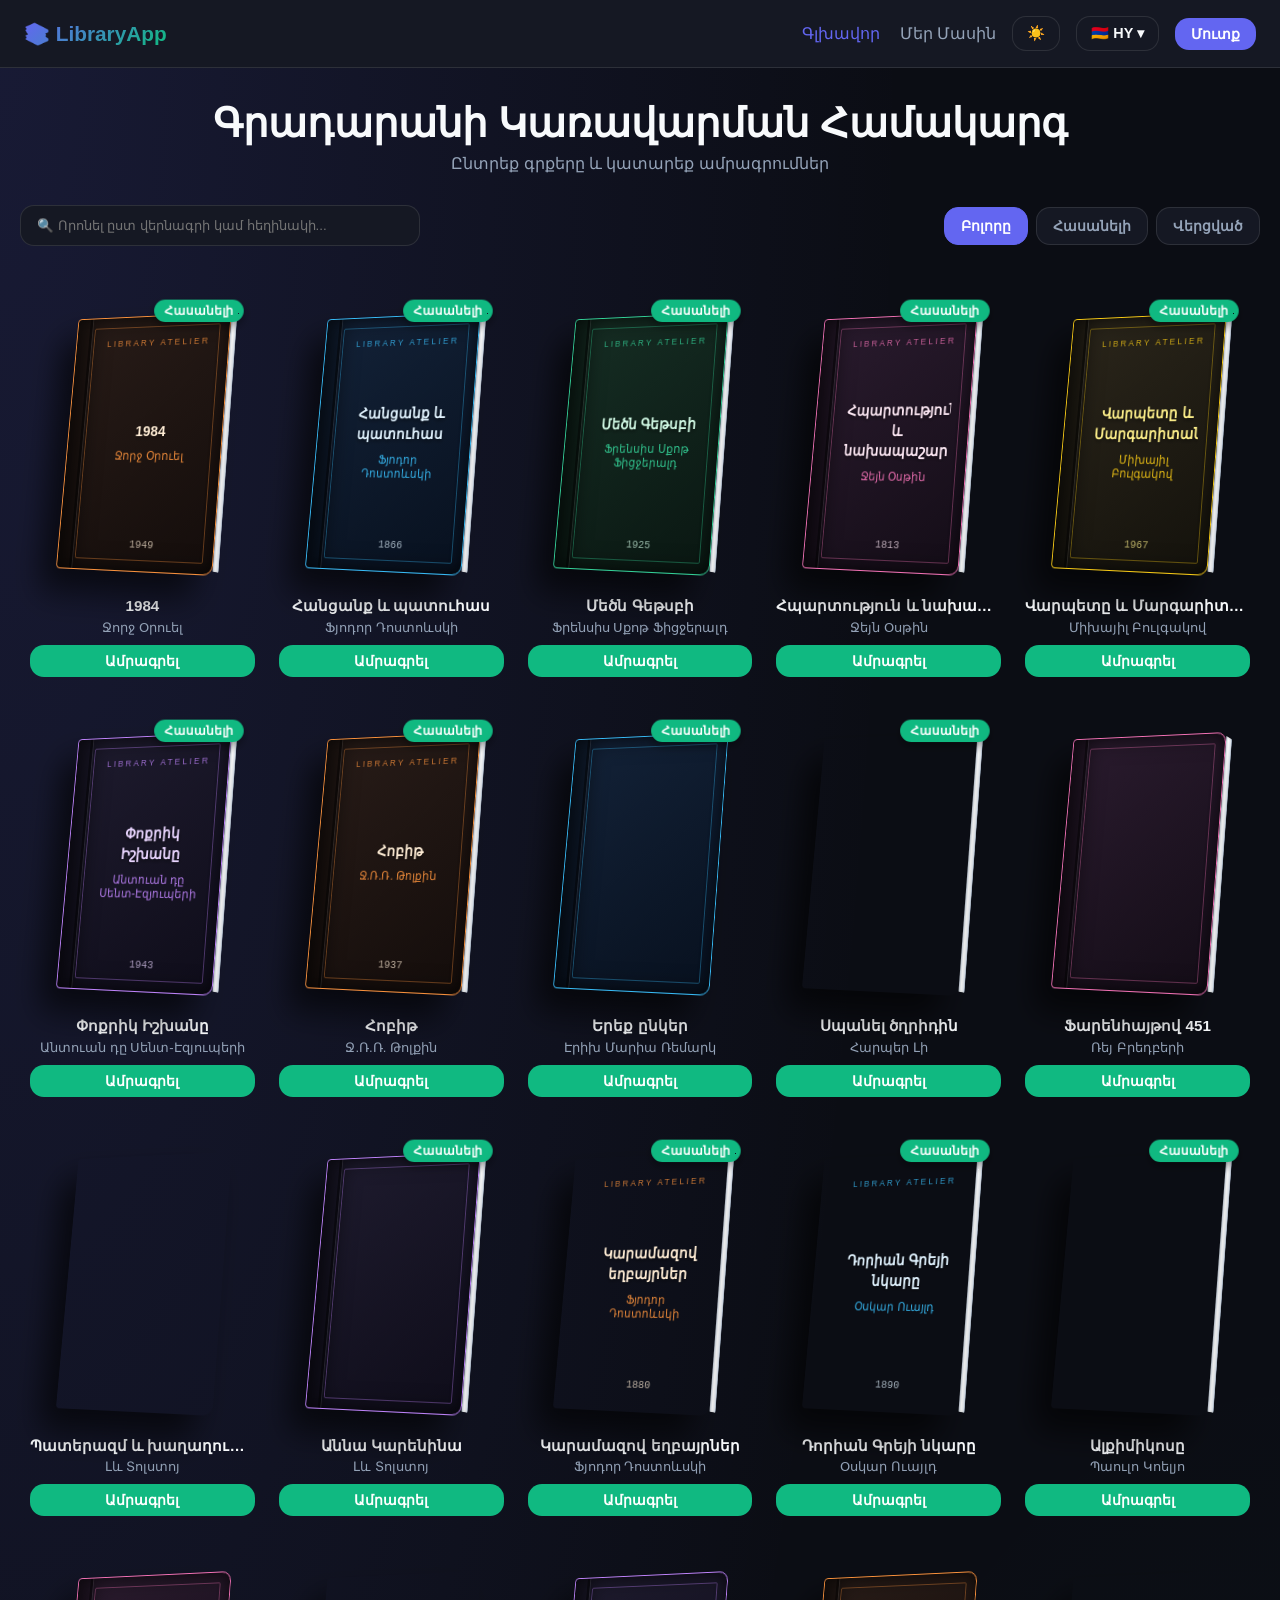
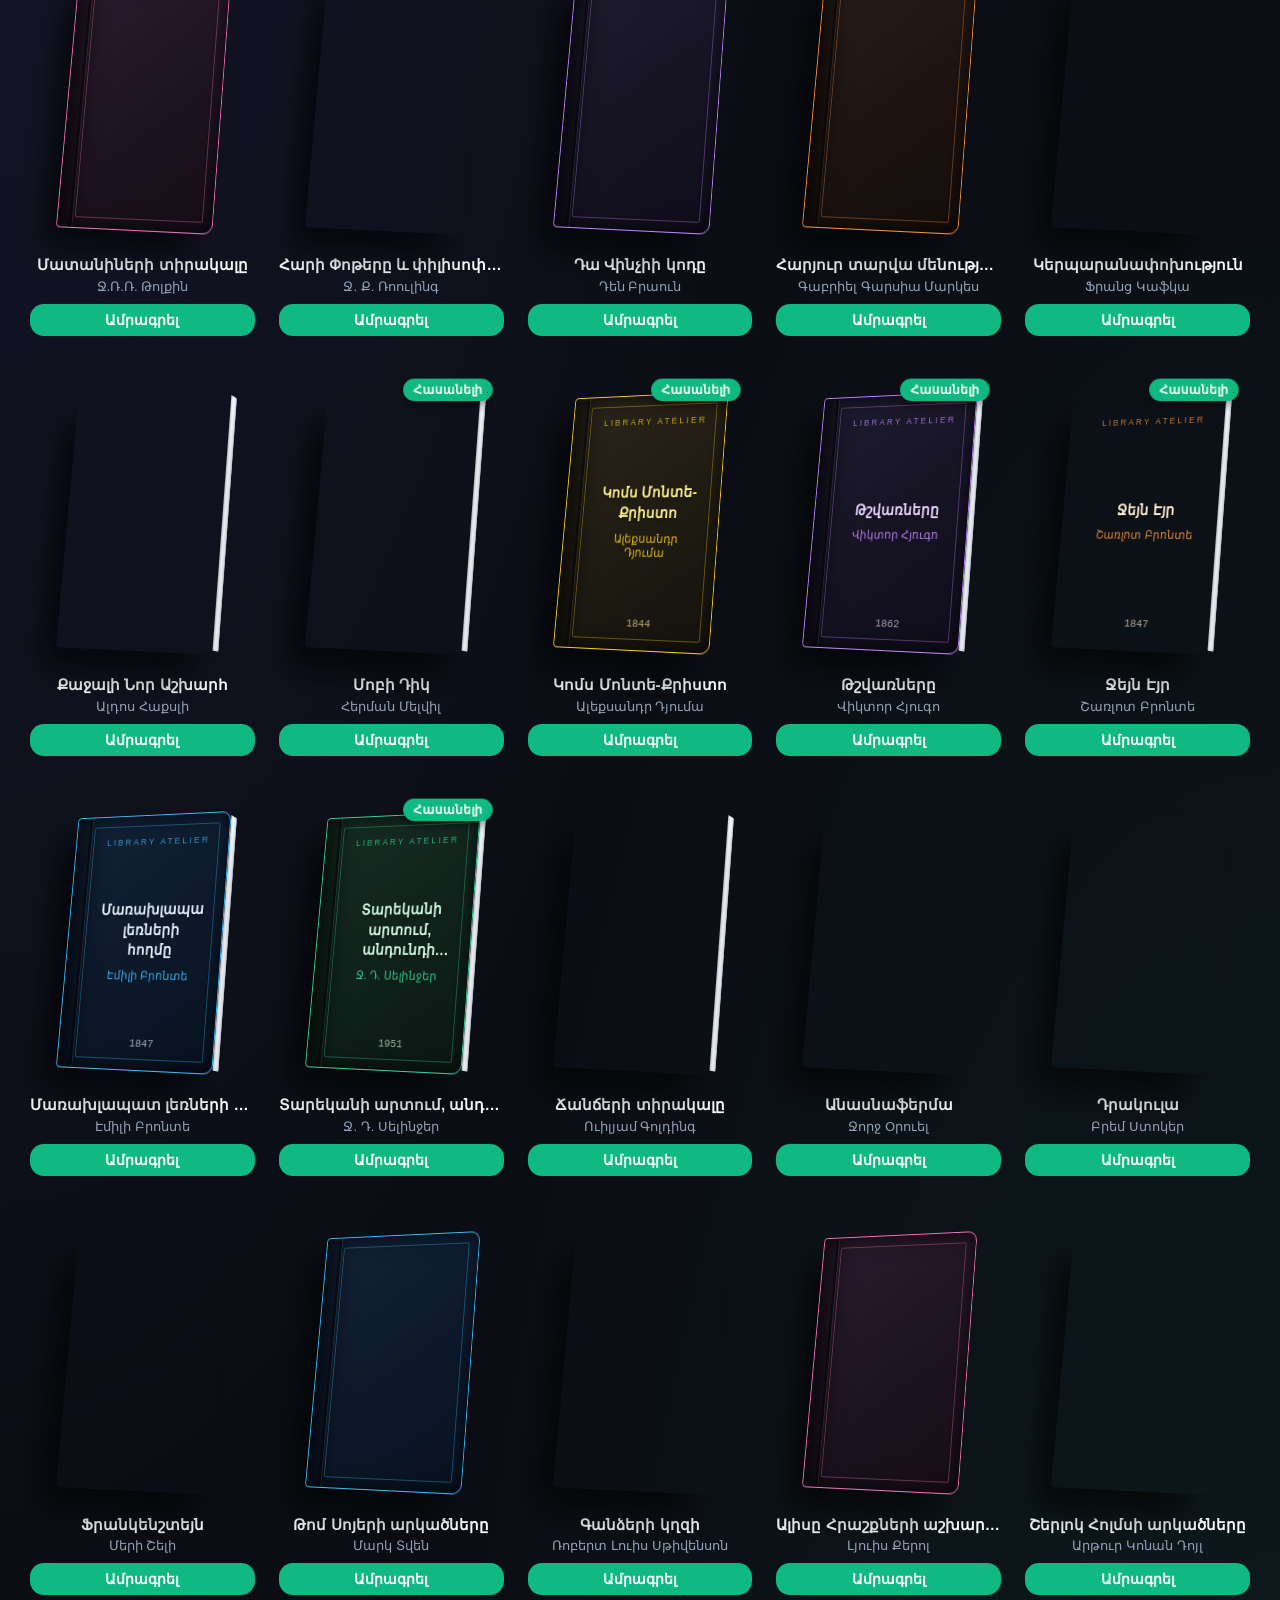
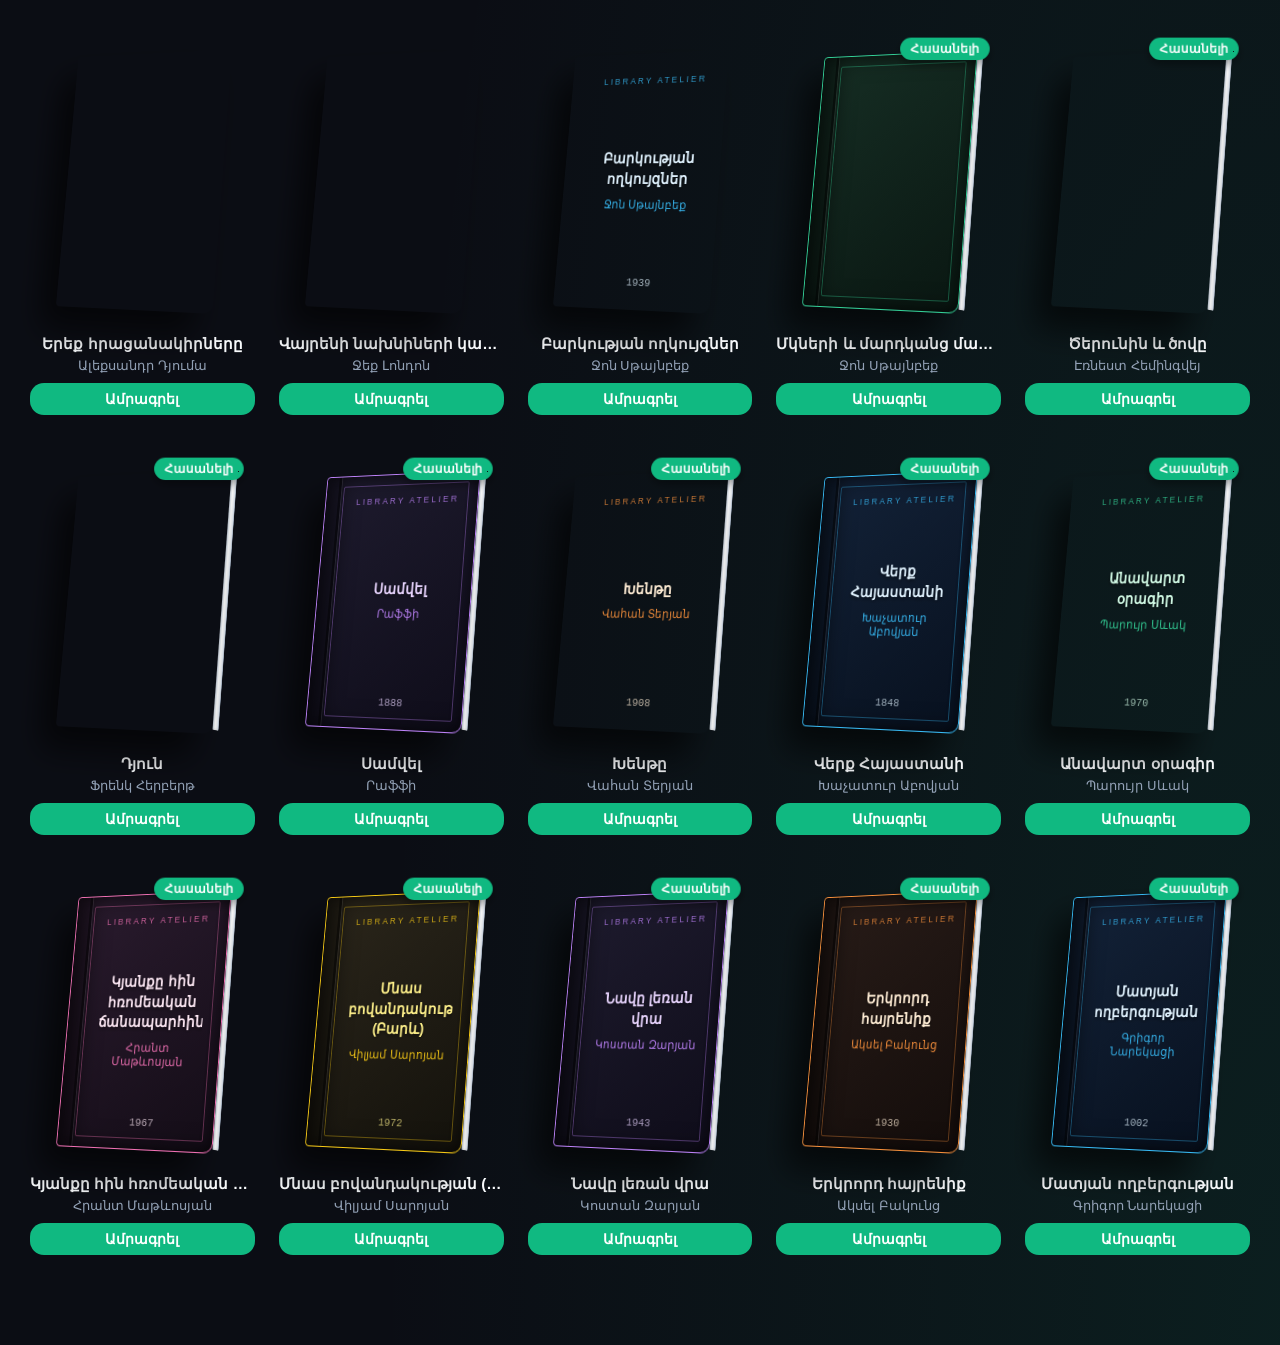
<file: index.html>
<!DOCTYPE html>
<html lang="hy">
<head>
  <meta charset="UTF-8">
  <meta name="viewport" content="width=device-width, initial-scale=1.0">
  <title>LibraryApp - Home</title>
  <style>
    :root {
      --bg-color: #0b0d14;
      --surface-color: #151823;
      --card-bg: rgba(21, 24, 35, 0.85);
      --text-main: #f8fafc;
      --text-muted: #94a3b8;
      --primary: #6366f1;
      --primary-hover: #4f46e5;
      --success: #10b981;
      --warning: #f59e0b;
      --danger: #ef4444;
      --border: rgba(255, 255, 255, 0.1);
      --radius: 14px;
      --shadow: 0 20px 40px rgba(0, 0, 0, 0.6);
    }

    body.light-theme {
      --bg-color: #f1f5f9;
      --surface-color: #ffffff;
      --card-bg: rgba(255, 255, 255, 0.9);
      --text-main: #0f172a;
      --text-muted: #64748b;
      --border: rgba(0, 0, 0, 0.1);
      --shadow: 0 10px 25px rgba(0, 0, 0, 0.08);
    }

    * { box-sizing: border-box; margin: 0; padding: 0; font-family: 'Inter', 'Segoe UI', sans-serif; }
    html { scroll-behavior: smooth; }
    body {
      background-color: var(--bg-color);
      color: var(--text-main);
      min-height: 100vh;
      padding-bottom: 50px;
      transition: background-color 0.3s ease, color 0.3s ease;
      background-image: 
        radial-gradient(at 0% 0%, rgba(99, 102, 241, 0.15) 0px, transparent 50%),
        radial-gradient(at 100% 100%, rgba(16, 185, 129, 0.1) 0px, transparent 50%);
    }

    /* Navbar */
    .navbar {
      background: var(--surface-color);
      backdrop-filter: blur(12px);
      border-bottom: 1px solid var(--border);
      position: sticky;
      top: 0;
      z-index: 1000;
      padding: 16px 0;
    }

    .nav-container {
      max-width: 1300px;
      margin: 0 auto;
      padding: 0 24px;
      display: flex;
      justify-content: space-between;
      align-items: center;
    }

    .nav-logo {
      font-size: 1.3rem;
      font-weight: bold;
      color: var(--text-main);
      text-decoration: none;
      background: linear-gradient(135deg, var(--primary), var(--success));
      -webkit-background-clip: text;
      -webkit-text-fill-color: transparent;
    }

    .nav-right-group {
      display: flex;
      gap: 16px;
      align-items: center;
    }

    .nav-links {
      list-style: none;
      display: flex;
      gap: 20px;
      align-items: center;
    }

    .nav-links a {
      color: var(--text-muted);
      text-decoration: none;
      font-weight: 500;
      transition: color 0.3s ease;
    }

    .nav-links a:hover, .nav-links a.active { color: var(--primary); }

    .theme-toggle-btn, .lang-dropdown-btn {
      background: var(--surface-color);
      border: 1px solid var(--border);
      color: var(--text-main);
      padding: 8px 14px;
      border-radius: var(--radius);
      outline: none;
      cursor: pointer;
      font-size: 0.9rem;
      font-weight: 600;
      display: flex;
      align-items: center;
      justify-content: center;
      transition: background 0.2s;
    }
    .theme-toggle-btn:hover, .lang-dropdown-btn:hover { background: rgba(99, 102, 241, 0.1); }

    .lang-dropdown-container, .user-menu-container {
      position: relative;
      display: inline-block;
    }

    .dropdown-menu {
      position: absolute;
      right: 0;
      top: 100%;
      margin-top: 6px;
      background: var(--surface-color);
      border: 1px solid var(--border);
      border-radius: var(--radius);
      box-shadow: var(--shadow);
      width: 160px;
      display: none;
      flex-direction: column;
      overflow: hidden;
      z-index: 1100;
    }

    .dropdown-menu.show { display: flex; }

    .dropdown-header {
      padding: 12px 16px;
      border-bottom: 1px solid var(--border);
      font-size: 0.85rem;
      color: var(--text-muted);
      background: rgba(99, 102, 241, 0.05);
    }

    .dropdown-item {
      padding: 12px 16px;
      color: var(--text-main);
      text-decoration: none;
      font-size: 0.9rem;
      transition: background 0.2s, color 0.2s;
      display: block;
      border: none;
      background: none;
      text-align: left;
      width: 100%;
      cursor: pointer;
    }

    .dropdown-item:hover { background: rgba(99, 102, 241, 0.15); color: var(--primary); }
    .dropdown-item.danger:hover { background: rgba(239, 68, 68, 0.15); color: var(--danger); }

    .user-icon-btn {
      width: 40px;
      height: 40px;
      background: rgba(99, 102, 241, 0.2);
      border: 1px solid rgba(99, 102, 241, 0.4);
      border-radius: 50%;
      display: flex;
      align-items: center;
      justify-content: center;
      font-size: 1.2rem;
      cursor: pointer;
      color: var(--text-main);
      transition: background 0.3s, transform 0.2s;
    }
    .user-icon-btn:hover { background: rgba(99, 102, 241, 0.4); transform: scale(1.05); }

    .btn-primary {
      background-color: var(--primary) !important;
      color: #ffffff !important;
      padding: 8px 16px;
      text-decoration: none;
      font-size: 0.9rem;
      border-radius: var(--radius);
      font-weight: 600;
      display: inline-block;
      border: none;
      cursor: pointer;
    }
    .btn-primary:hover { background-color: var(--primary-hover) !important; }

    .container {
      max-width: 1300px;
      margin: 32px auto 0;
      padding: 0 20px;
    }

    .page-header { text-align: center; margin-bottom: 32px; }
    .page-header h1 { font-size: 2.5rem; margin-bottom: 8px; }
    .page-header p { color: var(--text-muted); font-size: 1rem; }

    .alert {
      padding: 14px 18px;
      border-radius: var(--radius);
      margin-bottom: 20px;
      display: none;
      font-weight: 500;
    }
    .alert-error { background: rgba(239, 68, 68, 0.15); color: #fca5a5; border: 1px solid rgba(239, 68, 68, 0.3); }
    .alert-success { background: rgba(16, 185, 129, 0.15); color: #6ee7b7; border: 1px solid rgba(16, 185, 129, 0.3); }

    .filter-bar {
      display: flex;
      flex-wrap: wrap;
      gap: 16px;
      align-items: center;
      justify-content: space-between;
      margin-bottom: 36px;
    }

    .search-box {
      flex: 1;
      max-width: 400px;
      padding: 12px 16px;
      background: var(--surface-color);
      border: 1px solid var(--border);
      border-radius: var(--radius);
      color: var(--text-main);
      outline: none;
    }

    .filter-tabs { display: flex; gap: 8px; }

    .filter-btn {
      background: var(--surface-color);
      color: var(--text-muted);
      border: 1px solid var(--border);
      padding: 10px 16px;
      border-radius: var(--radius);
      cursor: pointer;
      font-weight: 600;
    }

    .filter-btn.active { background-color: var(--primary); color: white; border-color: var(--primary); }

    /* ---------------------------------------------------- */
    /* PREMIUM HIGH-END REALISTIC 3D HARDCOVER BOOK DESIGN  */
    /* ---------------------------------------------------- */
    .books-grid {
      display: grid;
      grid-template-columns: repeat(auto-fill, minmax(220px, 1fr));
      gap: 55px 24px;
      padding: 30px 10px 40px;
    }

    .book-card {
      background: transparent;
      display: flex;
      flex-direction: column;
      align-items: center;
      cursor: pointer;
    }

    /* 3D Perspective Wrapper */
    .book-3d-wrapper {
      perspective: 1400px;
      width: 175px;
      height: 260px;
      margin-bottom: 24px;
    }

    .book-3d {
      width: 100%;
      height: 100%;
      position: relative;
      transform-style: preserve-3d;
      transform: rotateY(-28deg) rotateX(10deg);
      transition: transform 0.5s cubic-bezier(0.25, 1, 0.5, 1), box-shadow 0.5s ease;
      border-radius: 4px 10px 10px 4px;
      box-shadow: -18px 22px 35px rgba(0, 0, 0, 0.65);
    }

    .book-card:hover .book-3d {
      transform: rotateY(-5deg) rotateX(2deg) translateY(-12px) scale(1.05);
      box-shadow: -10px 25px 45px rgba(0, 0, 0, 0.8);
    }

    /* Book Cover Body */
    .book-cover {
      position: absolute;
      width: 100%;
      height: 100%;
      border-radius: 4px 10px 10px 4px;
      /* Realistic spine crease lighting + inner shadow */
      box-shadow: inset 16px 0 25px rgba(0, 0, 0, 0.6), inset -4px 0 10px rgba(0, 0, 0, 0.3);
      border: 1px solid rgba(255, 255, 255, 0.2);
      padding: 22px 16px 20px 24px; /* Extra left padding for spine crease */
      display: flex;
      flex-direction: column;
      justify-content: space-between;
      text-align: center;
      overflow: visible;
    }

    /* Spine crease line on the left */
    .book-cover::after {
      content: '';
      position: absolute;
      top: 0;
      left: 14px;
      width: 3px;
      height: 100%;
      background: rgba(0, 0, 0, 0.45);
      box-shadow: 1px 0 1px rgba(255, 255, 255, 0.1);
    }

    /* Inner Golden Frame Border */
    .book-cover::before {
      content: '';
      position: absolute;
      top: 10px; left: 20px; right: 10px; bottom: 10px;
      border: 1px solid currentColor;
      opacity: 0.35;
      border-radius: 2px;
      pointer-events: none;
    }

    .cover-top-brand {
      font-size: 0.58rem;
      letter-spacing: 2.5px;
      opacity: 0.75;
      text-transform: uppercase;
      z-index: 1;
      margin-left: 8px;
    }

    .cover-main-info {
      z-index: 1;
      padding: 0 4px;
      margin-left: 8px;
    }

    .cover-book-title {
      font-size: 0.95rem;
      font-weight: 700;
      color: #f8fafc;
      line-height: 1.35;
      margin-bottom: 8px;
      display: -webkit-box;
      -webkit-line-clamp: 3;
      -webkit-box-orient: vertical;
      overflow: hidden;
      text-shadow: 0 2px 4px rgba(0,0,0,0.5);
    }

    .cover-book-author {
      font-size: 0.75rem;
      opacity: 0.9;
      font-weight: 500;
    }

    .cover-bottom-year {
      font-size: 0.7rem;
      opacity: 0.7;
      z-index: 1;
      font-family: monospace;
      margin-left: 8px;
    }

    /* 3D Pages Block on the Right Edge */
    .book-pages {
      position: absolute;
      top: 4px;
      bottom: 4px;
      right: -14px;
      width: 14px;
      background: linear-gradient(90deg, #cbd5e1 0%, #ffffff 40%, #e2e8f0 80%, #94a3b8 100%);
      transform-origin: left;
      transform: rotateY(90deg);
      border-radius: 0 2px 2px 0;
      box-shadow: inset 0 0 3px rgba(0,0,0,0.2);
    }

    /* Static Status Badge Over Cover */
    .book-badge-pos {
      position: absolute;
      top: -12px;
      right: -12px;
      z-index: 20;
      transform: rotateX(-10deg) rotateY(28deg);
      transform-origin: top right;
      transition: transform 0.5s ease;
    }

    .book-card:hover .book-badge-pos {
      transform: rotateX(0deg) rotateY(0deg);
    }

    .status-badge {
      display: inline-block;
      padding: 4px 10px;
      border-radius: 12px;
      font-size: 0.72rem;
      font-weight: bold;
      box-shadow: 0 4px 10px rgba(0,0,0,0.4);
    }
    .badge-available { background: #10b981; color: white; }
    .badge-borrowed { background: #f59e0b; color: white; }

    /* Book Info Below 3D Card */
    .book-info-bottom {
      text-align: center;
      width: 100%;
    }

    .book-title {
      font-size: 0.95rem;
      font-weight: bold;
      margin-bottom: 4px;
      color: var(--text-main);
      line-height: 1.3;
      white-space: nowrap;
      overflow: hidden;
      text-overflow: ellipsis;
    }

    .book-title:hover { color: var(--primary); }
    .book-author { color: var(--text-muted); font-size: 0.82rem; margin-bottom: 10px; }
    .borrower-box { background: var(--surface-color); padding: 6px; border-radius: 6px; font-size: 0.75rem; margin-bottom: 10px; border: 1px solid var(--border); }

    .card-actions { display: flex; gap: 6px; justify-content: center; width: 100%; }
    button { padding: 8px 14px; border: none; border-radius: var(--radius); font-weight: 600; cursor: pointer; font-size: 0.85rem; }
    .btn-success { background-color: var(--success); color: white; }
    .btn-warning { background-color: var(--warning); color: white; }
    .btn-secondary { background-color: #475569; color: white; }

    /* Single View & Modal */
    #singleBookView { display: none; }
    .single-book-card {
      background: var(--card-bg);
      border: 1px solid var(--border);
      border-radius: var(--radius);
      padding: 32px;
      display: grid;
      grid-template-columns: 260px 1fr;
      gap: 32px;
    }
    
    .single-book-cover-mock {
      width: 100%;
      height: 350px;
      border-radius: 4px 10px 10px 4px;
      border: 1px solid rgba(255, 255, 255, 0.2);
      padding: 30px 20px 30px 30px;
      display: flex;
      flex-direction: column;
      justify-content: space-between;
      text-align: center;
      box-shadow: var(--shadow);
      position: relative;
    }

    .single-book-cover-mock::after {
      content: '';
      position: absolute;
      top: 0; left: 16px; width: 3px; height: 100%;
      background: rgba(0, 0, 0, 0.45);
    }

    .modal-overlay {
      position: fixed;
      top: 0; left: 0; right: 0; bottom: 0;
      background: rgba(15, 23, 42, 0.75);
      backdrop-filter: blur(8px);
      display: none;
      align-items: center;
      justify-content: center;
      z-index: 2000;
    }
    .modal-card { background: var(--surface-color); border: 1px solid var(--border); padding: 28px; border-radius: var(--radius); width: 100%; max-width: 450px; }
  </style>
</head>
<body>

  <!-- Navbar -->
  <nav class="navbar">
    <div class="nav-container">
      <a href="index.html" class="nav-logo">📚 LibraryApp</a>
      <div class="nav-right-group">
        <ul class="nav-links">
          <li><a href="index.html" class="active" id="navHome">Գլխավոր</a></li>
          <li><a href="about.html" id="navAbout">Մեր Մասին</a></li>
        </ul>
        <button id="themeToggleBtn" class="theme-toggle-btn" onclick="toggleTheme()" title="Փոխել լուսավորությունը">☀️</button>
        
        <!-- Custom Language Dropdown -->
        <div class="lang-dropdown-container">
          <button id="langDropdownBtn" class="lang-dropdown-btn" onclick="toggleLangMenu(event)">🇦🇲 HY ▾</button>
          <div class="dropdown-menu" id="langDropdownMenu">
            <button class="dropdown-item" onclick="changeLanguage('hy')">🇦🇲 Հայերեն</button>
            <button class="dropdown-item" onclick="changeLanguage('en')">🇬🇧 English</button>
            <button class="dropdown-item" onclick="changeLanguage('ru')">🇷🇺 Русский</button>
          </div>
        </div>

        <div id="authNavItem"></div>
      </div>
    </div>
  </nav>

  <div class="container">
    <div id="mainLibraryView">
      <header class="page-header">
        <h1 id="mainTitle">Գրադարանի Կառավարման Համակարգ</h1>
        <p id="mainSubtitle">Ընտրեք գրքերը և կատարեք ամրագրումներ</p>
      </header>

      <div id="alertBanner" class="alert"></div>

      <div class="filter-bar">
        <input type="text" id="searchInput" class="search-box" placeholder="🔍 Որոնել ըստ վերնագրի կամ հեղինակի...">
        <div class="filter-tabs">
          <button class="filter-btn active" data-filter="all" id="filterAll">Բոլորը</button>
          <button class="filter-btn" data-filter="available" id="filterAvailable">Հասանելի</button>
          <button class="filter-btn" data-filter="borrowed" id="filterBorrowed">Վերցված</button>
        </div>
      </div>

      <div id="booksGridContainer" class="books-grid"></div>
      <div id="emptyMessage" style="display:none; text-align:center; padding: 40px; color: var(--text-muted);">Գրքեր չեն գտնվել:</div>
    </div>

    <div id="singleBookView">
      <button class="btn-secondary" id="backToLibraryBtn" onclick="closeSingleBook()" style="margin-bottom: 24px;">← Վերադառնալ գրադարան</button>
      <div class="single-book-card">
        <div id="singleBookCoverMock" class="single-book-cover-mock">
          <div class="cover-top-brand">LIBRARY ATELIER</div>
          <div>
            <h3 id="singleMockTitle" style="color: #f8fafc; font-size: 1.2rem; margin-bottom: 10px;"></h3>
            <p id="singleMockAuthor" style="font-size: 0.9rem; opacity: 0.9;"></p>
          </div>
          <div id="singleMockYear" style="font-family: monospace; opacity: 0.7;"></div>
        </div>
        <div>
          <h2 id="singleBookTitle" style="margin-bottom: 10px;"></h2>
          <p class="book-author"><strong id="lblAuthors">Հեղինակներ՝</strong> <span id="singleBookAuthor"></span></p>
          <p class="book-year" style="margin-bottom: 16px;"><strong id="lblYear">Տարի՝</strong> <span id="singleBookYear"></span></p>
          <div style="background: var(--surface-color); padding: 16px; border-radius: 8px; border: 1px solid var(--border); margin-bottom: 16px;">
            <p><strong id="lblStatus">Կարգավիճակ՝</strong> <span id="singleBookStatus"></span></p>
            <div id="singleBookBorrowerInfo" style="margin-top: 8px;"></div>
          </div>
          <div id="singleBookActions" style="display: flex; gap: 8px;"></div>
        </div>
      </div>
    </div>
  </div>

  <div id="borrowModal" class="modal-overlay">
    <div class="modal-card">
      <h3 id="modalHeading" style="margin-bottom: 12px;">Ամրագրել գիրքը</h3>
      <p id="borrowBookTitleName" style="font-weight: bold; margin-bottom: 12px;"></p>
      <input type="text" id="borrowerNameInput" placeholder="Ձեր անունը *" style="width: 100%; padding: 12px; background: var(--surface-color); border: 1px solid var(--border); border-radius: var(--radius); color: var(--text-main); margin-bottom: 16px; outline: none;">
      <div style="display: flex; justify-content: flex-end; gap: 10px;">
        <button class="btn-secondary" id="modalCancel" onclick="closeModal('borrowModal')">Չեղարկել</button>
        <button class="btn-success" id="confirmBorrowBtn">Հաստատել</button>
      </div>
    </div>
  </div>

  <script>
    const STORAGE_KEY = 'library_app_books_v13';
    const SESSION_KEY = 'library_logged_user';
    const LANG_KEY = 'library_lang';
    const THEME_KEY = 'library_theme';

    let currentLang = localStorage.getItem(LANG_KEY) || 'hy';
    let books = [];
    let currentUser = null;
    let activeFilter = 'all';
    let currentSearchTerm = '';
    let selectedBookId = null;
    let isMenuOpen = false;
    let isLangMenuOpen = false;

    const coverPalettes = [
      { bg: 'linear-gradient(145deg, #1e1b2e, #0f0d1a)', accent: '#c084fc', text: '#e9d5ff' },
      { bg: 'linear-gradient(145deg, #281c18, #140d0b)', accent: '#fb923c', text: '#ffedd5' },
      { bg: 'linear-gradient(145deg, #132238, #08111f)', accent: '#38bdf8', text: '#e0f2fe' },
      { bg: 'linear-gradient(145deg, #162e24, #0a1712)', accent: '#34d399', text: '#d1fae5' },
      { bg: 'linear-gradient(145deg, #2a1b2e, #140d17)', accent: '#f472b6', text: '#fce7f3' },
      { bg: 'linear-gradient(145deg, #2b261b, #14120c)', accent: '#facc15', text: '#fef08a' }
    ];

    function getCoverStyle(id) {
      const index = (parseInt(id) || 0) % coverPalettes.length;
      return coverPalettes[index];
    }

    const defaultBooks = [
      { id: '1', title: { hy: '1984', en: '1984', ru: '1984' }, author: { hy: 'Ջորջ Օրուել', en: 'George Orwell', ru: 'Джон Орвелл' }, year: 1949, status: 'Available', borrower: '', borrowerEmail: '', borrowDate: '', dueDate: '' },
      { id: '2', title: { hy: 'Հանցանք և պատուհաս', en: 'Crime and Punishment', ru: 'Преступление и наказание' }, author: { hy: 'Ֆյոդոր Դոստոևսկի', en: 'Fyodor Dostoevsky', ru: 'Фёдор Достоевский' }, year: 1866, status: 'Available', borrower: '', borrowerEmail: '', borrowDate: '', dueDate: '' },
      { id: '3', title: { hy: 'Մեծն Գեթսբի', en: 'The Great Gatsby', ru: 'Великий Гэтсби' }, author: { hy: 'Ֆրենսիս Սքոթ Ֆիցջերալդ', en: 'F. Scott Fitzgerald', ru: 'Фрэнсис Скотт Фицджеральд' }, year: 1925, status: 'Available', borrower: '', borrowerEmail: '', borrowDate: '', dueDate: '' },
      { id: '4', title: { hy: 'Հպարտություն և նախապաշարմունք', en: 'Pride and Prejudice', ru: 'Гордость и предубеждение' }, author: { hy: 'Ջեյն Օսթին', en: 'Jane Austen', ru: 'Джейн Остин' }, year: 1813, status: 'Available', borrower: '', borrowerEmail: '', borrowDate: '', dueDate: '' },
      { id: '5', title: { hy: 'Վարպետը և Մարգարիտան', en: 'The Master and Margarita', ru: 'Мастер и Маргарита' }, author: { hy: 'Միխայիլ Բուլգակով', en: 'Mikhail Bulgakov', ru: 'Михаил Булгаков' }, year: 1967, status: 'Available', borrower: '', borrowerEmail: '', borrowDate: '', dueDate: '' },
      { id: '6', title: { hy: 'Փոքրիկ Իշխանը', en: 'The Little Prince', ru: 'Маленький принц' }, author: { hy: 'Անտուան դը Սենտ-Էզյուպերի', en: 'Antoine de Saint-Exupéry', ru: 'Антуан де Сент-Экзюпери' }, year: 1943, status: 'Available', borrower: '', borrowerEmail: '', borrowDate: '', dueDate: '' },
      { id: '7', title: { hy: 'Հոբիթ', en: 'The Hobbit', ru: 'Хоббит' }, author: { hy: 'Ջ.Ռ.Ռ. Թոլքին', en: 'J.R.R. Tolkien', ru: 'Джон Р. Р. Толкин' }, year: 1937, status: 'Available', borrower: '', borrowerEmail: '', borrowDate: '', dueDate: '' },
      { id: '8', title: { hy: 'Երեք ընկեր', en: 'Three Comrades', ru: 'Три товарища' }, author: { hy: 'Էրիխ Մարիա Ռեմարկ', en: 'Erich Maria Remarque', ru: 'Эрих Мария Ремарк' }, year: 1936, status: 'Available', borrower: '', borrowerEmail: '', borrowDate: '', dueDate: '' },
      { id: '9', title: { hy: 'Սպանել ծղրիդին', en: 'To Kill a Mockingbird', ru: 'Убить пересмешника' }, author: { hy: 'Հարպեր Լի', en: 'Harper Lee', ru: 'Харпер Ли' }, year: 1960, status: 'Available', borrower: '', borrowerEmail: '', borrowDate: '', dueDate: '' },
      { id: '10', title: { hy: 'Ֆարենհայթով 451', en: 'Fahrenheit 451', ru: '451 градус по Фаренгейту' }, author: { hy: 'Ռեյ Բրեդբերի', en: 'Ray Bradbury', ru: 'Рэй Брэдбери' }, year: 1953, status: 'Available', borrower: '', borrowerEmail: '', borrowDate: '', dueDate: '' },
      { id: '11', title: { hy: 'Պատերազմ և խաղաղություն', en: 'War and Peace', ru: 'Война и мир' }, author: { hy: 'Լև Տոլստոյ', en: 'Leo Tolstoy', ru: 'Лев Толстой' }, year: 1869, status: 'Available', borrower: '', borrowerEmail: '', borrowDate: '', dueDate: '' },
      { id: '12', title: { hy: 'Աննա Կարենինա', en: 'Anna Karenina', ru: 'Анна Каренина' }, author: { hy: 'Լև Տոլստոյ', en: 'Leo Tolstoy', ru: 'Лев Толстой' }, year: 1878, status: 'Available', borrower: '', borrowerEmail: '', borrowDate: '', dueDate: '' },
      { id: '13', title: { hy: 'Կարամազով եղբայրներ', en: 'The Brothers Karamazov', ru: 'Братья Карамазовы' }, author: { hy: 'Ֆյոդոր Դոստոևսկի', en: 'Fyodor Dostoevsky', ru: 'Фёдор Достоевский' }, year: 1880, status: 'Available', borrower: '', borrowerEmail: '', borrowDate: '', dueDate: '' },
      { id: '14', title: { hy: 'Դորիան Գրեյի նկարը', en: 'The Picture of Dorian Gray', ru: 'Портрет Дориана Грея' }, author: { hy: 'Օսկար Ուայլդ', en: 'Oscar Wilde', ru: 'Оскар Уайльд' }, year: 1890, status: 'Available', borrower: '', borrowerEmail: '', borrowDate: '', dueDate: '' },
      { id: '15', title: { hy: 'Ալքիմիկոսը', en: 'The Alchemist', ru: 'Алхимик' }, author: { hy: 'Պաուլո Կոելյո', en: 'Paulo Coelho', ru: 'Пауло Коэльо' }, year: 1988, status: 'Available', borrower: '', borrowerEmail: '', borrowDate: '', dueDate: '' },
      { id: '16', title: { hy: 'Մատանիների տիրակալը', en: 'The Lord of the Rings', ru: 'Властелин Колец' }, author: { hy: 'Ջ.Ռ.Ռ. Թոլքին', en: 'J.R.R. Tolkien', ru: 'Джон Р. Р. Толкин' }, year: 1954, status: 'Available', borrower: '', borrowerEmail: '', borrowDate: '', dueDate: '' },
      { id: '17', title: { hy: 'Հարի Փոթերը և փիլիսոփայական քարը', en: 'Harry Potter and the Philosopher\'s Stone', ru: 'Гарри Поттер и философский камень' }, author: { hy: 'Ջ. Ք. Ռոուլինգ', en: 'J.K. Rowling', ru: 'Джоан Роулинг' }, year: 1997, status: 'Available', borrower: '', borrowerEmail: '', borrowDate: '', dueDate: '' },
      { id: '18', title: { hy: 'Դա Վինչիի կոդը', en: 'The Da Vinci Code', ru: 'Код да Винчи' }, author: { hy: 'Դեն Բրաուն', en: 'Dan Brown', ru: 'Дэн Браун' }, year: 2003, status: 'Available', borrower: '', borrowerEmail: '', borrowDate: '', dueDate: '' },
      { id: '19', title: { hy: 'Հարյուր տարվա մենություն', en: 'One Hundred Years of Solitude', ru: 'Сто лет одиночества' }, author: { hy: 'Գաբրիել Գարսիա Մարկես', en: 'Gabriel García Márquez', ru: 'Габриэль Гарсиа Маркес' }, year: 1967, status: 'Available', borrower: '', borrowerEmail: '', borrowDate: '', dueDate: '' },
      { id: '20', title: { hy: 'Կերպարանափոխություն', en: 'The Metamorphosis', ru: 'Превращение' }, author: { hy: 'Ֆրանց Կաֆկա', en: 'Franz Kafka', ru: 'Франц Кафка' }, year: 1915, status: 'Available', borrower: '', borrowerEmail: '', borrowDate: '', dueDate: '' },
      { id: '21', title: { hy: 'Քաջալի Նոր Աշխարհ', en: 'Brave New World', ru: 'О дивный новый мир' }, author: { hy: 'Ալդոս Հաքսլի', en: 'Aldous Huxley', ru: 'Олдос Хаксли' }, year: 1932, status: 'Available', borrower: '', borrowerEmail: '', borrowDate: '', dueDate: '' },
      { id: '22', title: { hy: 'Մոբի Դիկ', en: 'Moby-Dick', ru: 'Моби Дик' }, author: { hy: 'Հերման Մելվիլ', en: 'Herman Melville', ru: 'Герман Мелвилл' }, year: 1851, status: 'Available', borrower: '', borrowerEmail: '', borrowDate: '', dueDate: '' },
      { id: '23', title: { hy: 'Կոմս Մոնտե-Քրիստո', en: 'The Count of Monte Cristo', ru: 'Граф Монте-Кристо' }, author: { hy: 'Ալեքսանդր Դյումա', en: 'Alexandre Dumas', ru: 'Александр Дюма' }, year: 1844, status: 'Available', borrower: '', borrowerEmail: '', borrowDate: '', dueDate: '' },
      { id: '24', title: { hy: 'Թշվառները', en: 'Les Misérables', ru: 'Отверженные' }, author: { hy: 'Վիկտոր Հյուգո', en: 'Victor Hugo', ru: 'Виктор Гюго' }, year: 1862, status: 'Available', borrower: '', borrowerEmail: '', borrowDate: '', dueDate: '' },
      { id: '25', title: { hy: 'Ջեյն Էյր', en: 'Jane Eyre', ru: 'Джейн Эйр' }, author: { hy: 'Շառլոտ Բրոնտե', en: 'Charlotte Brontë', ru: 'Шарлотта Бронте' }, year: 1847, status: 'Available', borrower: '', borrowerEmail: '', borrowDate: '', dueDate: '' },
      { id: '26', title: { hy: 'Մառախլապատ լեռների հողմը', en: 'Wuthering Heights', ru: 'Грозовой перевал' }, author: { hy: 'Էմիլի Բրոնտե', en: 'Emily Brontë', ru: 'Эмили Бронте' }, year: 1847, status: 'Available', borrower: '', borrowerEmail: '', borrowDate: '', dueDate: '' },
      { id: '27', title: { hy: 'Տարեկանի արտում, անդունդի եզրին', en: 'The Catcher in the Rye', ru: 'Над пропастью во ржи' }, author: { hy: 'Ջ. Դ. Սելինջեր', en: 'J.D. Salinger', ru: 'Джером Сэлинджер' }, year: 1951, status: 'Available', borrower: '', borrowerEmail: '', borrowDate: '', dueDate: '' },
      { id: '28', title: { hy: 'Ճանճերի տիրակալը', en: 'Lord of the Flies', ru: 'Повелитель мух' }, author: { hy: 'Ուիլյամ Գոլդինգ', en: 'William Golding', ru: 'Уильям Голдинг' }, year: 1954, status: 'Available', borrower: '', borrowerEmail: '', borrowDate: '', dueDate: '' },
      { id: '29', title: { hy: 'Անասնաֆերմա', en: 'Animal Farm', ru: 'Скотный двор' }, author: { hy: 'Ջորջ Օրուել', en: 'George Orwell', ru: 'Джордж Оруэлл' }, year: 1945, status: 'Available', borrower: '', borrowerEmail: '', borrowDate: '', dueDate: '' },
      { id: '30', title: { hy: 'Դրակուլա', en: 'Dracula', ru: 'Дракула' }, author: { hy: 'Բրեմ Ստոկեր', en: 'Bram Stoker', ru: 'Брэм Стокер' }, year: 1897, status: 'Available', borrower: '', borrowerEmail: '', borrowDate: '', dueDate: '' },
      { id: '31', title: { hy: 'Ֆրանկենշտեյն', en: 'Frankenstein', ru: 'Франкенштейн' }, author: { hy: 'Մերի Շելի', en: 'Mary Shelley', ru: 'Мэри Шелли' }, year: 1818, status: 'Available', borrower: '', borrowerEmail: '', borrowDate: '', dueDate: '' },
      { id: '32', title: { hy: 'Թոմ Սոյերի արկածները', en: 'The Adventures of Tom Sawyer', ru: 'Приключения Тома Сойера' }, author: { hy: 'Մարկ Տվեն', en: 'Mark Twain', ru: 'Марк Твен' }, year: 1876, status: 'Available', borrower: '', borrowerEmail: '', borrowDate: '', dueDate: '' },
      { id: '33', title: { hy: 'Գանձերի կղզի', en: 'Treasure Island', ru: 'Остров сокровищ' }, author: { hy: 'Ռոբերտ Լուիս Սթիվենսոն', en: 'Robert Louis Stevenson', ru: 'Роберт Льюис Стивенсон' }, year: 1883, status: 'Available', borrower: '', borrowerEmail: '', borrowDate: '', dueDate: '' },
      { id: '34', title: { hy: 'Ալիսը Հրաշքների աշխարհում', en: 'Alice\'s Adventures in Wonderland', ru: 'Приключения Алисы в Стране чудес' }, author: { hy: 'Լյուիս Քերոլ', en: 'Lewis Carroll', ru: 'Льюис Кэрролл' }, year: 1865, status: 'Available', borrower: '', borrowerEmail: '', borrowDate: '', dueDate: '' },
      { id: '35', title: { hy: 'Շերլոկ Հոլմսի արկածները', en: 'The Adventures of Sherlock Holmes', ru: 'Приключения Шерлока Холмса' }, author: { hy: 'Արթուր Կոնան Դոյլ', en: 'Arthur Conan Doyle', ru: 'Артур Конан Дойл' }, year: 1892, status: 'Available', borrower: '', borrowerEmail: '', borrowDate: '', dueDate: '' },
      { id: '36', title: { hy: 'Երեք հրացանակիրները', en: 'The Three Musketeers', ru: 'Три мушкетера' }, author: { hy: 'Ալեքսանդր Դյումա', en: 'Alexandre Dumas', ru: 'Александр Дюма' }, year: 1844, status: 'Available', borrower: '', borrowerEmail: '', borrowDate: '', dueDate: '' },
      { id: '37', title: { hy: 'Վայրենի նախնիների կանչը', en: 'The Call of the Wild', ru: 'Зов предков' }, author: { hy: 'Ջեք Լոնդոն', en: 'Jack London', ru: 'Джек Лондон' }, year: 1903, status: 'Available', borrower: '', borrowerEmail: '', borrowDate: '', dueDate: '' },
      { id: '38', title: { hy: 'Բարկության ողկույզներ', en: 'The Grapes of Wrath', ru: 'Гроздья гнева' }, author: { hy: 'Ջոն Սթայնբեք', en: 'John Steinbeck', ru: 'Джон Стейнбек' }, year: 1939, status: 'Available', borrower: '', borrowerEmail: '', borrowDate: '', dueDate: '' },
      { id: '39', title: { hy: 'Մկների և մարդկանց մասին', en: 'Of Mice and Men', ru: 'О мышах и людях' }, author: { hy: 'Ջոն Սթայնբեք', en: 'John Steinbeck', ru: 'Джон Стейнбек' }, year: 1937, status: 'Available', borrower: '', borrowerEmail: '', borrowDate: '', dueDate: '' },
      { id: '40', title: { hy: 'Ծերունին և ծովը', en: 'The Old Man and the Sea', ru: 'Старик и море' }, author: { hy: 'Էռնեստ Հեմինգվեյ', en: 'Ernest Hemingway', ru: 'Эрнест Хемингуэй' }, year: 1952, status: 'Available', borrower: '', borrowerEmail: '', borrowDate: '', dueDate: '' },
      { id: '41', title: { hy: 'Դյուն', en: 'Dune', ru: 'Дюна' }, author: { hy: 'Ֆրենկ Հերբերթ', en: 'Frank Herbert', ru: 'Фрэнк Герберт' }, year: 1965, status: 'Available', borrower: '', borrowerEmail: '', borrowDate: '', dueDate: '' },
      { id: '42', title: { hy: 'Սամվել', en: 'Samvel', ru: 'Самвел' }, author: { hy: 'Րաֆֆի', en: 'Raffi', ru: 'Раффи' }, year: 1888, status: 'Available', borrower: '', borrowerEmail: '', borrowDate: '', dueDate: '' },
      { id: '43', title: { hy: 'Խենթը', en: 'The Fool', ru: 'Безумец' }, author: { hy: 'Վահան Տերյան', en: 'Vahan Teryan', ru: 'Ваан Терьян' }, year: 1908, status: 'Available', borrower: '', borrowerEmail: '', borrowDate: '', dueDate: '' },
      { id: '44', title: { hy: 'Վերք Հայաստանի', en: 'The Wounds of Armenia', ru: 'Раны Армении' }, author: { hy: 'Խաչատուր Աբովյան', en: 'Khachatur Abovyan', ru: 'Хачатур Абовян' }, year: 1848, status: 'Available', borrower: '', borrowerEmail: '', borrowDate: '', dueDate: '' },
      { id: '45', title: { hy: 'Անավարտ օրագիր', en: 'Unfinished Diary', ru: 'Незавершенный дневник' }, author: { hy: 'Պարույր Սևակ', en: 'Paruyr Sevak', ru: 'Паруйр Севак' }, year: 1970, status: 'Available', borrower: '', borrowerEmail: '', borrowDate: '', dueDate: '' },
      { id: '46', title: { hy: 'Կյանքը հին հռոմեական ճանապարհին', en: 'Life on the Old Roman Road', ru: 'Жизнь на старой римской дороге' }, author: { hy: 'Հրանտ Մաթևոսյան', en: 'Hrant Matevosyan', ru: 'Грант Матевосян' }, year: 1967, status: 'Available', borrower: '', borrowerEmail: '', borrowDate: '', dueDate: '' },
      { id: '47', title: { hy: 'Մնաս բովանդակության (Բարև)', en: 'Farewell', ru: 'Прощание' }, author: { hy: 'Վիլյամ Սարոյան', en: 'William Saroyan', ru: 'Уильям Сароян' }, year: 1972, status: 'Available', borrower: '', borrowerEmail: '', borrowDate: '', dueDate: '' },
      { id: '48', title: { hy: 'Նավը լեռան վրա', en: 'Ship on the Mountain', ru: 'Корабль на горе' }, author: { hy: 'Կոստան Զարյան', en: 'Kostan Zarian', ru: 'Костан Зарян' }, year: 1943, status: 'Available', borrower: '', borrowerEmail: '', borrowDate: '', dueDate: '' },
      { id: '49', title: { hy: 'Երկրորդ հայրենիք', en: 'Second Homeland', ru: 'Вторая родина' }, author: { hy: 'Ակսել Բակունց', en: 'Axel Bakunts', ru: 'Аксель Бакуц' }, year: 1930, status: 'Available', borrower: '', borrowerEmail: '', borrowDate: '', dueDate: '' },
      { id: '50', title: { hy: 'Մատյան ողբերգության', en: 'Book of Lamentations', ru: 'Книга скорбных песнопений' }, author: { hy: 'Գրիգոր Նարեկացի', en: 'Grigor Narekatsi', ru: 'Григор Нарекаци' }, year: 1002, status: 'Available', borrower: '', borrowerEmail: '', borrowDate: '', dueDate: '' }
    ];

    function initTheme() {
      const savedTheme = localStorage.getItem(THEME_KEY);
      if (savedTheme === 'light') {
        document.body.classList.add('light-theme');
      }
      updateThemeBtnIcon();
    }

    function toggleTheme() {
      document.body.classList.toggle('light-theme');
      const isLight = document.body.classList.contains('light-theme');
      localStorage.setItem(THEME_KEY, isLight ? 'light' : 'dark');
      updateThemeBtnIcon();
    }

    function updateThemeBtnIcon() {
      const btn = document.getElementById('themeToggleBtn');
      if (btn) {
        const isLight = document.body.classList.contains('light-theme');
        btn.textContent = isLight ? '🌙' : '☀️';
      }
    }

    const translations = {
      hy: {
        navHome: 'Գլխավոր',
        navAbout: 'Մեր Մասին',
        mainTitle: 'Գրադարանի Կառավարման Համակարգ',
        mainSubtitle: 'Ընտրեք գրքերը և կատարեք ամրագրումներ',
        searchPlaceholder: '🔍 Որոնել ըստ վերնագրի կամ հեղինակի...',
        filterAll: 'Բոլորը',
        filterAvailable: 'Հասանելի',
        filterBorrowed: 'Վերցված',
        emptyMsg: 'Գրքեր չեն գտնվել:',
        backLib: '← Վերադառնալ գրադարան',
        lblAuthors: 'Հեղինակներ՝',
        lblYear: 'Տարի՝',
        lblStatus: 'Կարգավիճակ՝',
        statusAvailable: 'Հասանելի',
        statusBorrowed: 'Վերցված է',
        borrowBtn: 'Ամրագրել',
        returnBtn: 'Վերադարձնել',
        busyText: 'Զբաղված է',
        modalHeading: 'Ամրագրել գիրքը',
        namePlaceholder: 'Ձեր անունը *',
        modalCancel: 'Չեղարկել',
        confirmBorrowBtn: 'Հաստատել',
        adminLink: '⚙️ Ադմին Վահանակ',
        profileLink: '👤 Պրոֆիլ',
        logoutBtn: '🚪 Դուրս գալ',
        loginBtn: 'Մուտք',
        nameRequired: 'Անունը պարտադիր է:',
        successBorrow: 'Գիրքն ամրագրվեց',
        successReturn: 'Գիրքը հաջողությամբ վերադարձվեց:',
        errNotLoggedIn: 'Գիրք ամրագրելու համար անհրաժեշտ է մուտք գործել համակարգ:',
        errUnauthorizedReturn: 'Դուք չեք կարող վերադարձնել այս գիրքը, քանի որ այն ամրագրված է այլ օգտատիրոջ կողմից:',
        borrowedBy: 'Ամրագրել է:',
        until: 'Մինչև՝',
        langBtnLabel: '🇦🇲 HY ▾'
      },
      en: {
        navHome: 'Home',
        navAbout: 'About Us',
        mainTitle: 'Library Management System',
        mainSubtitle: 'Select books and make reservations',
        searchPlaceholder: '🔍 Search by title or author...',
        filterAll: 'All',
        filterAvailable: 'Available',
        filterBorrowed: 'Borrowed',
        emptyMsg: 'No books found.',
        backLib: '← Back to library',
        lblAuthors: 'Authors:',
        lblYear: 'Year:',
        lblStatus: 'Status:',
        statusAvailable: 'Available',
        statusBorrowed: 'Borrowed',
        borrowBtn: 'Borrow',
        returnBtn: 'Return',
        busyText: 'Reserved',
        modalHeading: 'Borrow Book',
        namePlaceholder: 'Your Name *',
        modalCancel: 'Cancel',
        confirmBorrowBtn: 'Confirm',
        adminLink: '⚙️ Admin Panel',
        profileLink: '👤 Profile',
        logoutBtn: '🚪 Logout',
        loginBtn: 'Login',
        nameRequired: 'Name is required.',
        successBorrow: 'Book successfully borrowed by',
        successReturn: 'Book successfully returned!',
        errNotLoggedIn: 'You must be logged in to borrow a book.',
        errUnauthorizedReturn: 'You cannot return this book because it was borrowed by another user.',
        borrowedBy: 'Borrowed by:',
        until: 'Until:',
        langBtnLabel: '🇬🇧 EN ▾'
      },
      ru: {
        navHome: 'Главная',
        navAbout: 'О нас',
        mainTitle: 'Система Управления Библиотекой',
        mainSubtitle: 'Выбирайте книги и делайте бронирования',
        searchPlaceholder: '🔍 Поиск по названию или автору...',
        filterAll: 'Все',
        filterAvailable: 'Доступные',
        filterBorrowed: 'Выданные',
        emptyMsg: 'Книги не найдены.',
        backLib: '← Назад в библиотеку',
        lblAuthors: 'Авторы:',
        lblYear: 'Год:',
        lblStatus: 'Статус:',
        statusAvailable: 'Доступна',
        statusBorrowed: 'Выдана',
        borrowBtn: 'Забронировать',
        returnBtn: 'Вернуть',
        busyText: 'Занята',
        modalHeading: 'Бронирование книги',
        namePlaceholder: 'Ваше имя *',
        modalCancel: 'Отмена',
        confirmBorrowBtn: 'Подтвердить',
        adminLink: '⚙️ Админ Панель',
        profileLink: '👤 Профиль',
        logoutBtn: 'Выйти',
        loginBtn: 'Вход',
        nameRequired: 'Имя обязательно.',
        successBorrow: 'Книга успешно забронирована:',
        successReturn: 'Книга успешно возвращена!',
        errNotLoggedIn: 'Для бронирования книги необходимо войти в систему.',
        errUnauthorizedReturn: 'Вы не можете вернуть эту книгу, так как она забронирована другим пользователем.',
        borrowedBy: 'Забронировал:',
        until: 'До:',
        langBtnLabel: '🇷🇺 RU ▾'
      }
    };

    function toggleLangMenu(event) {
      event.stopPropagation();
      const menu = document.getElementById('langDropdownMenu');
      const userMenu = document.getElementById('dropdownMenu');
      if (userMenu) userMenu.classList.remove('show');
      isLangMenuOpen = !isLangMenuOpen;
      if (isLangMenuOpen) menu.classList.add('show');
      else menu.classList.remove('show');
    }

    function toggleUserMenu(event) {
      event.stopPropagation();
      const menu = document.getElementById('dropdownMenu');
      const langMenu = document.getElementById('langDropdownMenu');
      if (langMenu) langMenu.classList.remove('show');
      isMenuOpen = !isMenuOpen;
      if (isMenuOpen) menu.classList.add('show');
      else menu.classList.remove('show');
    }

    function handleMouseEnter() {
      const menu = document.getElementById('dropdownMenu');
      if (menu) menu.classList.add('show');
    }

    function handleMouseLeave() {
      if (!isMenuOpen) {
        const menu = document.getElementById('dropdownMenu');
        if (menu) menu.classList.remove('show');
      }
    }

    window.addEventListener('click', (e) => {
      const langContainer = document.querySelector('.lang-dropdown-container');
      const langMenu = document.getElementById('langDropdownMenu');
      if (langContainer && !langContainer.contains(e.target)) {
        isLangMenuOpen = false;
        if (langMenu) langMenu.classList.remove('show');
      }

      const container = document.querySelector('.user-menu-container');
      const menu = document.getElementById('dropdownMenu');
      if (container && !container.contains(e.target)) {
        isMenuOpen = false;
        if (menu) menu.classList.remove('show');
      }
    });

    function changeLanguage(lang) {
      currentLang = lang;
      localStorage.setItem(LANG_KEY, lang);
      isLangMenuOpen = false;
      document.getElementById('langDropdownMenu').classList.remove('show');
      updateTexts();
      renderApp();
    }

    function updateTexts() {
      const t = translations[currentLang];
      document.getElementById('navHome').textContent = t.navHome;
      document.getElementById('navAbout').textContent = t.navAbout;
      document.getElementById('mainTitle').textContent = t.mainTitle;
      document.getElementById('mainSubtitle').textContent = t.mainSubtitle;
      document.getElementById('searchInput').placeholder = t.searchPlaceholder;
      document.getElementById('filterAll').textContent = t.filterAll;
      document.getElementById('filterAvailable').textContent = t.filterAvailable;
      document.getElementById('filterBorrowed').textContent = t.filterBorrowed;
      document.getElementById('emptyMessage').textContent = t.emptyMsg;
      document.getElementById('backToLibraryBtn').textContent = t.backLib;
      document.getElementById('lblAuthors').textContent = t.lblAuthors;
      document.getElementById('lblYear').textContent = t.lblYear;
      document.getElementById('lblStatus').textContent = t.lblStatus;
      document.getElementById('modalHeading').textContent = t.modalHeading;
      document.getElementById('borrowerNameInput').placeholder = t.namePlaceholder;
      document.getElementById('modalCancel').textContent = t.modalCancel;
      document.getElementById('confirmBorrowBtn').textContent = t.confirmBorrowBtn;
      document.getElementById('langDropdownBtn').textContent = t.langBtnLabel;

      initSession();
    }

    function initSession() {
      const session = localStorage.getItem(SESSION_KEY);
      if (session) {
        try { currentUser = JSON.parse(session); } catch(e) { currentUser = null; }
      }
      
      const t = translations[currentLang];
      const authNavItem = document.getElementById('authNavItem');
      if (currentUser) {
        const isAdmin = currentUser.email === 'admin@example.com';
        const profileLink = isAdmin ? 'admin.html' : 'userprofile.html';
        const profileText = isAdmin ? t.adminLink : t.profileLink;

        authNavItem.innerHTML = `
          <div class="user-menu-container" onmouseenter="handleMouseEnter()" onmouseleave="handleMouseLeave()">
            <div class="user-icon-btn" onclick="toggleUserMenu(event)" title="${currentUser.name || 'User'}">👤</div>
            <div class="dropdown-menu" id="dropdownMenu">
              <div class="dropdown-header">${currentUser.name || 'User'}</div>
              <a href="${profileLink}" class="dropdown-item">${profileText}</a>
              <button class="dropdown-item danger" onclick="logout()">${t.logoutBtn}</button>
            </div>
          </div>
        `;
      } else {
        authNavItem.innerHTML = `<a href="auth.html" class="btn-primary">${t.loginBtn}</a>`;
      }
    }

    function logout() {
      localStorage.removeItem(SESSION_KEY);
      currentUser = null;
      window.location.reload();
    }

    function loadBooks() {
      const stored = localStorage.getItem(STORAGE_KEY);
      if (stored) {
        try { 
          books = JSON.parse(stored); 
          if (!Array.isArray(books) || books.length === 0) {
            books = defaultBooks;
            localStorage.setItem(STORAGE_KEY, JSON.stringify(books));
          }
        } catch(e) { 
          books = defaultBooks; 
          localStorage.setItem(STORAGE_KEY, JSON.stringify(books));
        }
      } else {
        books = defaultBooks;
        localStorage.setItem(STORAGE_KEY, JSON.stringify(books));
      }
    }

    function showAlert(message, type = 'error') {
      const banner = document.getElementById('alertBanner');
      banner.className = `alert alert-${type}`;
      banner.textContent = message;
      banner.style.display = 'block';
      setTimeout(() => { banner.style.display = 'none'; }, 4000);
    }

    function openBorrowModal(id) {
      const t = translations[currentLang];
      if (!currentUser) {
        showAlert(t.errNotLoggedIn, 'error');
        setTimeout(() => { window.location.href = 'auth.html'; }, 1500);
        return;
      }

      const book = books.find(b => b.id === id);
      if (!book) return;
      selectedBookId = id;
      document.getElementById('borrowBookTitleName').textContent = `«${(book.title && (book.title[currentLang] || book.title.hy)) || book.title}»`;
      document.getElementById('borrowerNameInput').value = currentUser.name || '';
      document.getElementById('borrowModal').style.display = 'flex';
    }

    document.getElementById('confirmBorrowBtn').addEventListener('click', () => {
      const t = translations[currentLang];
      if (!currentUser) return;

      const name = document.getElementById('borrowerNameInput').value.trim();
      if (!name) { showAlert(t.nameRequired, 'error'); return; }

      const book = books.find(b => b.id === selectedBookId);
      if (book) {
        const today = new Date();
        const due = new Date();
        due.setDate(today.getDate() + 14);

        book.status = 'Borrowed';
        book.borrower = name;
        book.borrowerEmail = currentUser.email;
        book.borrowDate = today.toISOString();
        book.dueDate = due.toISOString();

        localStorage.setItem(STORAGE_KEY, JSON.stringify(books));
        renderApp();
        closeModal('borrowModal');
        showAlert(`${t.successBorrow} ${name}:`, 'success');
      }
    });

    function returnBook(id) {
      const t = translations[currentLang];
      const book = books.find(b => b.id === id);
      if (!book) return;

      const isAdmin = currentUser && currentUser.email === 'admin@example.com';
      const isOwner = currentUser && (currentUser.name === book.borrower || currentUser.email === book.borrowerEmail);

      if (!isAdmin && !isOwner) {
        showAlert(t.errUnauthorizedReturn, 'error');
        return;
      }

      book.status = 'Available';
      book.borrower = '';
      book.borrowerEmail = '';
      book.borrowDate = '';
      book.dueDate = '';
      localStorage.setItem(STORAGE_KEY, JSON.stringify(books));
      renderApp();
      showAlert(t.successReturn, 'success');
    }

    function closeModal(id) { document.getElementById(id).style.display = 'none'; }

    function openSingleBook(id) {
      const t = translations[currentLang];
      const book = books.find(b => b.id === id);
      if (!book) return;

      document.getElementById('mainLibraryView').style.display = 'none';
      document.getElementById('singleBookView').style.display = 'block';

      const titleDisplay = (book.title && (book.title[currentLang] || book.title.hy)) || book.title;
      const authorDisplay = (book.author && (book.author[currentLang] || book.author.hy)) || book.author;
      const palette = getCoverStyle(book.id);

      const mockCover = document.getElementById('singleBookCoverMock');
      mockCover.style.background = palette.bg;
      mockCover.style.color = palette.text;
      mockCover.style.borderColor = palette.accent;

      document.getElementById('singleMockTitle').textContent = titleDisplay;
      document.getElementById('singleMockAuthor').textContent = authorDisplay;
      document.getElementById('singleMockAuthor').style.color = palette.accent;
      document.getElementById('singleMockYear').textContent = book.year || '-';

      document.getElementById('singleBookTitle').textContent = titleDisplay;
      document.getElementById('singleBookAuthor').textContent = authorDisplay;
      document.getElementById('singleBookYear').textContent = book.year || '-';

      let statusHtml = book.status === 'Available' ? `<span class="status-badge badge-available">${t.statusAvailable}</span>` : `<span class="status-badge badge-borrowed">${t.statusBorrowed}</span>`;
      document.getElementById('singleBookStatus').innerHTML = statusHtml;

      const borrowerBox = document.getElementById('singleBookBorrowerInfo');
      if (book.status === 'Borrowed') {
        borrowerBox.innerHTML = `<p><strong>${t.borrowedBy}</strong> ${book.borrower}</p><p><strong>${t.until}</strong> ${new Date(book.dueDate).toLocaleDateString()}</p>`;
      } else {
        borrowerBox.innerHTML = `<p style="color:var(--success);">${t.statusAvailable}</p>`;
      }

      const actions = document.getElementById('singleBookActions');
      const isAdmin = currentUser && currentUser.email === 'admin@example.com';
      const isOwner = currentUser && (currentUser.name === book.borrower || currentUser.email === book.borrowerEmail);

      if (book.status === 'Available') {
        actions.innerHTML = `<button class="btn-success" onclick="openBorrowModal('${book.id}'); closeSingleBook();">${t.borrowBtn}</button>`;
      } else if (isAdmin || isOwner) {
        actions.innerHTML = `<button class="btn-warning" onclick="returnBook('${book.id}'); closeSingleBook();">${t.returnBtn}</button>`;
      } else {
        actions.innerHTML = `<span style="color: var(--text-muted); font-size: 0.9rem;">${t.busyText}</span>`;
      }
    }

    function closeSingleBook() {
      document.getElementById('singleBookView').style.display = 'none';
      document.getElementById('mainLibraryView').style.display = 'block';
    }

    function renderApp() {
      const t = translations[currentLang];
      const grid = document.getElementById('booksGridContainer');
      grid.innerHTML = '';

      const filtered = books.filter(b => {
        const matchesFilter = 
          activeFilter === 'all' ? true :
          activeFilter === 'available' ? b.status === 'Available' :
          activeFilter === 'borrowed' ? b.status === 'Borrowed' : true;

        const term = currentSearchTerm.toLowerCase();
        const titleText = ((b.title && (b.title[currentLang] || b.title.hy)) || b.title || '').toLowerCase();
        const authorText = ((b.author && (b.author[currentLang] || b.author.hy)) || b.author || '').toLowerCase();
        const matchesSearch = titleText.includes(term) || authorText.includes(term);

        return matchesFilter && matchesSearch;
      });

      if (filtered.length === 0) {
        document.getElementById('emptyMessage').style.display = 'block';
        return;
      } else {
        document.getElementById('emptyMessage').style.display = 'none';
      }

      filtered.forEach(book => {
        const card = document.createElement('div');
        card.className = 'book-card';

        let badgeClass = book.status === 'Available' ? 'badge-available' : 'badge-borrowed';
        let badgeText = book.status === 'Available' ? t.statusAvailable : t.statusBorrowed;
        let borrowerSnippet = book.status === 'Borrowed' ? `<div class="borrower-box"><strong>${t.borrowedBy}</strong> ${book.borrower}</div>` : '';

        const isAdmin = currentUser && currentUser.email === 'admin@example.com';
        const isOwner = currentUser && (currentUser.name === book.borrower || currentUser.email === book.borrowerEmail);

        let actionBtnHtml = '';
        if (book.status === 'Available') {
          actionBtnHtml = `<button class="btn-success" style="width:100%;" onclick="event.stopPropagation(); openBorrowModal('${book.id}')">${t.borrowBtn}</button>`;
        } else if (isAdmin || isOwner) {
          actionBtnHtml = `<button class="btn-warning" style="width:100%;" onclick="event.stopPropagation(); returnBook('${book.id}')">${t.returnBtn}</button>`;
        } else {
          actionBtnHtml = `<span style="font-size: 0.8rem; color: var(--text-muted);">${t.busyText}</span>`;
        }

        const titleDisplay = (book.title && (book.title[currentLang] || book.title.hy)) || book.title;
        const authorDisplay = (book.author && (book.author[currentLang] || book.author.hy)) || book.author;
        const palette = getCoverStyle(book.id);

        card.innerHTML = `
          <div class="book-3d-wrapper" onclick="openSingleBook('${book.id}')">
            <div class="book-3d">
              <div class="book-cover" style="background: ${palette.bg}; color: ${palette.accent}; border-color: ${palette.accent};">
                <div class="cover-top-brand" style="color: ${palette.accent};">LIBRARY ATELIER</div>
                <div class="cover-main-info">
                  <div class="cover-book-title" style="color: ${palette.text};">${titleDisplay}</div>
                  <div class="cover-book-author" style="color: ${palette.accent};">${authorDisplay}</div>
                </div>
                <div class="cover-bottom-year" style="color: ${palette.text};">${book.year || ''}</div>
              </div>
              <div class="book-pages"></div>
              <div class="book-badge-pos"><span class="status-badge ${badgeClass}">${badgeText}</span></div>
            </div>
          </div>
          <div class="book-info-bottom">
            <h3 class="book-title" onclick="openSingleBook('${book.id}')" title="${titleDisplay}">${titleDisplay}</h3>
            <p class="book-author">${authorDisplay}</p>
            ${borrowerSnippet}
            <div class="card-actions">
              ${actionBtnHtml}
            </div>
          </div>
        `;
        grid.appendChild(card);
      });
    }

    document.getElementById('searchInput').addEventListener('input', (e) => {
      currentSearchTerm = e.target.value;
      renderApp();
    });

    document.querySelectorAll('.filter-btn').forEach(btn => {
      btn.addEventListener('click', (e) => {
        document.querySelectorAll('.filter-btn').forEach(b => b.classList.remove('active'));
        e.target.classList.add('active');
        activeFilter = e.target.dataset.filter;
        renderApp();
      });
    });

    initTheme();
    updateTexts();
    loadBooks();
    renderApp();
  </script>
</body>
</html>
</file>
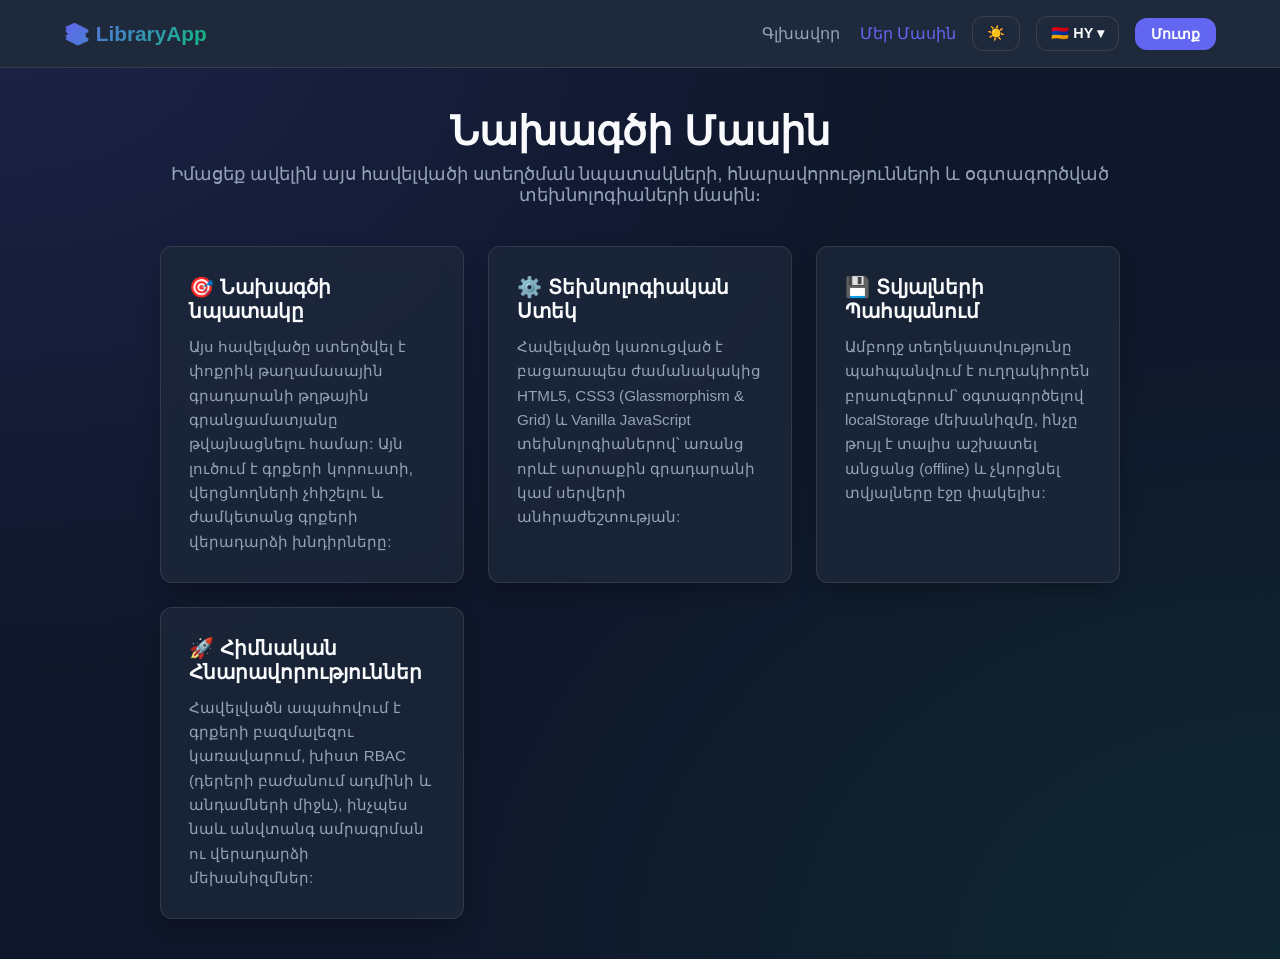
<file: about.html>
<!DOCTYPE html>
<html lang="hy">
<head>
  <meta charset="UTF-8">
  <meta name="viewport" content="width=device-width, initial-scale=1.0">
  <title>LibraryApp - About</title>
  <style>
    :root {
      --bg-color: #0f172a;
      --surface-color: #1e293b;
      --card-bg: rgba(30, 41, 59, 0.75);
      --text-main: #f8fafc;
      --text-muted: #94a3b8;
      --primary: #6366f1;
      --primary-hover: #4f46e5;
      --success: #10b981;
      --danger: #ef4444;
      --border: rgba(255, 255, 255, 0.1);
      --radius: 12px;
      --shadow: 0 10px 25px -5px rgba(0, 0, 0, 0.3);
    }

    body.light-theme {
      --bg-color: #f1f5f9;
      --surface-color: #ffffff;
      --card-bg: rgba(255, 255, 255, 0.85);
      --text-main: #0f172a;
      --text-muted: #64748b;
      --border: rgba(0, 0, 0, 0.1);
      --shadow: 0 10px 25px -5px rgba(0, 0, 0, 0.08);
    }

    * { box-sizing: border-box; margin: 0; padding: 0; font-family: 'Inter', 'Segoe UI', sans-serif; }
    body {
      background-color: var(--bg-color);
      color: var(--text-main);
      min-height: 100vh;
      padding-bottom: 40px;
      transition: background-color 0.3s ease, color 0.3s ease;
      background-image: 
        radial-gradient(at 0% 0%, rgba(99, 102, 241, 0.15) 0px, transparent 50%),
        radial-gradient(at 100% 100%, rgba(16, 185, 129, 0.1) 0px, transparent 50%);
    }

    .navbar {
      background: var(--surface-color);
      backdrop-filter: blur(12px);
      border-bottom: 1px solid var(--border);
      position: sticky;
      top: 0;
      z-index: 1000;
      padding: 16px 0;
    }

    .nav-container {
      max-width: 1200px;
      margin: 0 auto;
      padding: 0 24px;
      display: flex;
      justify-content: space-between;
      align-items: center;
    }

    .nav-logo {
      font-size: 1.3rem;
      font-weight: bold;
      color: var(--text-main);
      text-decoration: none;
      background: linear-gradient(135deg, var(--primary), var(--success));
      -webkit-background-clip: text;
      -webkit-text-fill-color: transparent;
    }

    .nav-right-group {
      display: flex;
      gap: 16px;
      align-items: center;
    }

    .nav-links {
      list-style: none;
      display: flex;
      gap: 20px;
      align-items: center;
    }

    .nav-links a {
      color: var(--text-muted);
      text-decoration: none;
      font-weight: 500;
      transition: color 0.3s ease;
    }

    .nav-links a:hover, .nav-links a.active { color: var(--primary); }

    .theme-toggle-btn, .lang-dropdown-btn {
      background: var(--surface-color);
      border: 1px solid var(--border);
      color: var(--text-main);
      padding: 8px 14px;
      border-radius: var(--radius);
      outline: none;
      cursor: pointer;
      font-size: 0.9rem;
      font-weight: 600;
      display: flex;
      align-items: center;
      justify-content: center;
      transition: background 0.2s;
    }
    .theme-toggle-btn:hover, .lang-dropdown-btn:hover { background: rgba(99, 102, 241, 0.1); }

    .lang-dropdown-container, .user-menu-container {
      position: relative;
      display: inline-block;
    }

    .dropdown-menu {
      position: absolute;
      right: 0;
      top: 100%;
      margin-top: 6px;
      background: var(--surface-color);
      border: 1px solid var(--border);
      border-radius: var(--radius);
      box-shadow: var(--shadow);
      width: 160px;
      display: none;
      flex-direction: column;
      overflow: hidden;
      z-index: 1100;
    }

    .dropdown-menu.show { display: flex; }

    .dropdown-header {
      padding: 12px 16px;
      border-bottom: 1px solid var(--border);
      font-size: 0.85rem;
      color: var(--text-muted);
      background: rgba(99, 102, 241, 0.05);
    }

    .dropdown-item {
      padding: 12px 16px;
      color: var(--text-main);
      text-decoration: none;
      font-size: 0.9rem;
      transition: background 0.2s, color 0.2s;
      display: block;
      border: none;
      background: none;
      text-align: left;
      width: 100%;
      cursor: pointer;
    }

    .dropdown-item:hover { background: rgba(99, 102, 241, 0.15); color: var(--primary); }
    .dropdown-item.danger:hover { background: rgba(239, 68, 68, 0.15); color: var(--danger); }

    .user-icon-btn {
      width: 40px;
      height: 40px;
      background: rgba(99, 102, 241, 0.2);
      border: 1px solid rgba(99, 102, 241, 0.4);
      border-radius: 50%;
      display: flex;
      align-items: center;
      justify-content: center;
      font-size: 1.2rem;
      cursor: pointer;
      color: var(--text-main);
      transition: background 0.3s, transform 0.2s;
    }
    .user-icon-btn:hover { background: rgba(99, 102, 241, 0.4); transform: scale(1.05); }

    .btn-primary {
      background-color: var(--primary) !important;
      color: #ffffff !important;
      padding: 8px 16px;
      text-decoration: none;
      font-size: 0.9rem;
      border-radius: var(--radius);
      font-weight: 600;
      display: inline-block;
      border: none;
      cursor: pointer;
    }
    .btn-primary:hover { background-color: var(--primary-hover) !important; }

    .container {
      max-width: 1000px;
      margin: 40px auto 0;
      padding: 0 20px;
    }

    .page-header { text-align: center; margin-bottom: 40px; }
    .page-header h1 { font-size: 2.5rem; margin-bottom: 10px; }
    .page-header p { color: var(--text-muted); font-size: 1.1rem; }

    .about-grid {
      display: grid;
      grid-template-columns: repeat(auto-fit, minmax(280px, 1fr));
      gap: 24px;
    }

    .about-card {
      background: var(--card-bg);
      backdrop-filter: blur(10px);
      border: 1px solid var(--border);
      border-radius: var(--radius);
      padding: 28px;
      box-shadow: var(--shadow);
    }

    .about-card h3 { font-size: 1.25rem; margin-bottom: 12px; display: flex; align-items: center; gap: 10px; }
    .about-card p { color: var(--text-muted); line-height: 1.6; font-size: 0.95rem; }
  </style>
</head>
<body>

  <!-- Navbar -->
  <nav class="navbar">
    <div class="nav-container">
      <a href="index.html" class="nav-logo">📚 LibraryApp</a>
      <div class="nav-right-group">
        <ul class="nav-links">
          <li><a href="index.html" id="navHome">Գլխավոր</a></li>
          <li><a href="about.html" class="active" id="navAbout">Մեր Մասին</a></li>
        </ul>
        <button id="themeToggleBtn" class="theme-toggle-btn" onclick="toggleTheme()" title="Փոխել լուսավորությունը">☀️</button>
        
        <!-- Custom Language Dropdown -->
        <div class="lang-dropdown-container">
          <button id="langDropdownBtn" class="lang-dropdown-btn" onclick="toggleLangMenu(event)">🇦🇲 HY ▾</button>
          <div class="dropdown-menu" id="langDropdownMenu">
            <button class="dropdown-item" onclick="changeLanguage('hy')">🇦🇲 Հայերեն</button>
            <button class="dropdown-item" onclick="changeLanguage('en')">🇬🇧 English</button>
            <button class="dropdown-item" onclick="changeLanguage('ru')">🇷🇺 Русский</button>
          </div>
        </div>

        <div id="authNavItem"></div>
      </div>
    </div>
  </nav>

  <!-- About Content -->
  <div class="container">
    <header class="page-header">
      <h1 id="aboutTitle">Նախագծի Մասին</h1>
      <p id="aboutSubtitle">Իմացեք ավելին այս հավելվածի ստեղծման նպատակների, հնարավորությունների և օգտագործված տեխնոլոգիաների մասին։</p>
    </header>

    <div class="about-grid">
      <div class="about-card">
        <h3 id="card1Title">🎯 Նախագծի նպատակը</h3>
        <p id="card1Text">Այս հավելվածը ստեղծվել է փոքրիկ թաղամասային գրադարանի թղթային գրանցամատյանը թվայնացնելու համար: Այն լուծում է գրքերի կորուստի, վերցնողների չհիշելու և ժամկետանց գրքերի վերադարձի խնդիրները:</p>
      </div>

      <div class="about-card">
        <h3 id="card2Title">⚙️ Տեխնոլոգիական Ստեկ</h3>
        <p id="card2Text">Հավելվածը կառուցված է բացառապես ժամանակակից HTML5, CSS3 (Glassmorphism & Grid) և Vanilla JavaScript տեխնոլոգիաներով՝ առանց որևէ արտաքին գրադարանի կամ սերվերի անհրաժեշտության:</p>
      </div>

      <div class="about-card">
        <h3 id="card3Title">💾 Տվյալների Պահպանում</h3>
        <p id="card3Text">Ամբողջ տեղեկատվությունը պահպանվում է ուղղակիորեն բրաուզերում՝ օգտագործելով localStorage մեխանիզմը, ինչը թույլ է տալիս աշխատել անցանց (offline) և չկորցնել տվյալները էջը փակելիս:</p>
      </div>

      <div class="about-card">
        <h3 id="card4Title">🚀 Հիմնական Հնարավորություններ</h3>
        <p id="card4Text">Հավելվածն ապահովում է գրքերի բազմալեզու կառավարում, խիստ RBAC (դերերի բաժանում ադմինի և անդամների միջև), ինչպես նաև անվտանգ ամրագրման ու վերադարձի մեխանիզմներ:</p>
      </div>
    </div>
  </div>

  <script>
    const SESSION_KEY = 'library_logged_user';
    const LANG_KEY = 'library_lang';
    const THEME_KEY = 'library_theme';

    let currentLang = localStorage.getItem(LANG_KEY) || 'hy';
    let currentUser = null;
    let isMenuOpen = false;
    let isLangMenuOpen = false;

    function initTheme() {
      const savedTheme = localStorage.getItem(THEME_KEY);
      if (savedTheme === 'light') {
        document.body.classList.add('light-theme');
      }
      updateThemeBtnIcon();
    }

    function toggleTheme() {
      document.body.classList.toggle('light-theme');
      const isLight = document.body.classList.contains('light-theme');
      localStorage.setItem(THEME_KEY, isLight ? 'light' : 'dark');
      updateThemeBtnIcon();
    }

    function updateThemeBtnIcon() {
      const btn = document.getElementById('themeToggleBtn');
      if (btn) {
        const isLight = document.body.classList.contains('light-theme');
        btn.textContent = isLight ? '🌙' : '☀️';
      }
    }

    const translations = {
      hy: {
        navHome: 'Գլխավոր',
        navAbout: 'Մեր Մասին',
        aboutTitle: 'Նախագծի Մասին',
        aboutSubtitle: 'Իմացեք ավելին այս հավելվածի ստեղծման նպատակների, հնարավորությունների և օգտագործված տեխնոլոգիաների մասին։',
        card1Title: '🎯 Նախագծի նպատակը',
        card1Text: 'Այս հավելվածը ստեղծվել է փոքրիկ թաղամասային գրադարանի թղթային գրանցամատյանը թվայնացնելու համար: Այն լուծում է գրքերի կորուստի, վերցնողների չհիշելու և ժամկետանց գրքերի վերադարձի խնդիրները:',
        card2Title: '⚙️ Տեխնոլոգիական Ստեկ',
        card2Text: 'Հավելվածը կառուցված է բացառապես ժամանակակից HTML5, CSS3 (Glassmorphism & Grid) և Vanilla JavaScript տեխնոլոգիաներով՝ առանց որևէ արտաքին գրադարանի կամ սերվերի անհրաժեշտության:',
        card3Title: '💾 Տվյալների Պահպանում',
        card3Text: 'Ամբողջ տեղեկատվությունը պահպանվում է ուղղակիորեն բրաուզերում՝ օգտագործելով localStorage մեխանիզմը, ինչը թույլ է տալիս աշխատել անցանց (offline) և չկորցնել տվյալները էջը փակելիս:',
        card4Title: '🚀 Հիմնական Հնարավորություններ',
        card4Text: 'Հավելվածն ապահովում է գրքերի բազմալեզու կառավարում, խիստ RBAC (դերերի բաժանում ադմինի և անդամների միջև), ինչպես նաև անվտանգ ամրագրման ու վերադարձի մեխանիզմներ:',
        adminLink: '⚙️ Ադմին Վահանակ',
        profileLink: '👤 Պրոֆիլ',
        logoutBtn: '🚪 Դուրս գալ',
        loginBtn: 'Մուտք',
        langBtnLabel: '🇦🇲 HY ▾'
      },
      en: {
        navHome: 'Home',
        navAbout: 'About Us',
        aboutTitle: 'About Project',
        aboutSubtitle: 'Learn more about the purpose, features, and technologies used in this application.',
        card1Title: '🎯 Project Purpose',
        card1Text: 'This application was created to digitize the paper registry of a small local library. It solves issues such as book loss, tracking borrowers, and overdue returns.',
        card2Title: '⚙️ Tech Stack',
        card2Text: 'The application is built exclusively with modern HTML5, CSS3 (Glassmorphism & Grid) and Vanilla JavaScript, without any external library or server requirements.',
        card3Title: '💾 Data Persistence',
        card3Text: 'All information is stored directly in the browser using the localStorage mechanism, allowing offline work without data loss when closing the page.',
        card4Title: '🚀 Key Features',
        card4Text: 'The app provides multilingual book management, strict RBAC (role separation between admin and members), and secure borrow/return mechanisms.',
        adminLink: '⚙️ Admin Panel',
        profileLink: '👤 Profile',
        logoutBtn: '🚪 Logout',
        loginBtn: 'Login',
        langBtnLabel: '🇬🇧 EN ▾'
      },
      ru: {
        navHome: 'Главная',
        navAbout: 'О нас',
        aboutTitle: 'О Проекте',
        aboutSubtitle: 'Узнайте больше о целях, возможностях и использованных технологиях этого приложения.',
        card1Title: '🎯 Цель Проекта',
        card1Text: 'Это приложение создано для оцифровки бумажного журнала небольшой местной библиотеки. Оно решает проблемы утери книг, отслеживания читателей и просрочки возврата.',
        card2Title: '⚙️ Технологический Стек',
        card2Text: 'Приложение построено исключительно на современных HTML5, CSS3 (Glassmorphism & Grid) и Vanilla JavaScript без каких-либо внешних библиотек или сервера.',
        card3Title: '💾 Хранение Данных',
        card3Text: 'Вся информация сохраняется непосредственно в браузере с использованием механизма localStorage, что позволяет работать офлайн и не терять данные при закрытии страницы.',
        card4Title: '🚀 Основные Возможности',
        card4Text: 'Приложение обеспечивает многоязычное управление книгами, строгий RBAC (разделение ролей между админом и участниками), а также безопасные механизмы выдачи и возврата.',
        adminLink: '⚙️ Админ Панель',
        profileLink: '👤 Профиль',
        logoutBtn: '🚪 Выйти',
        loginBtn: 'Вход',
        langBtnLabel: '🇷🇺 RU ▾'
      }
    };

    function toggleLangMenu(event) {
      event.stopPropagation();
      const menu = document.getElementById('langDropdownMenu');
      const userMenu = document.getElementById('dropdownMenu');
      if (userMenu) userMenu.classList.remove('show');
      isLangMenuOpen = !isLangMenuOpen;
      if (isLangMenuOpen) menu.classList.add('show');
      else menu.classList.remove('show');
    }

    function toggleUserMenu(event) {
      event.stopPropagation();
      const menu = document.getElementById('dropdownMenu');
      const langMenu = document.getElementById('langDropdownMenu');
      if (langMenu) langMenu.classList.remove('show');
      isMenuOpen = !isMenuOpen;
      if (isMenuOpen) menu.classList.add('show');
      else menu.classList.remove('show');
    }

    function handleMouseEnter() {
      const menu = document.getElementById('dropdownMenu');
      if (menu) menu.classList.add('show');
    }

    function handleMouseLeave() {
      if (!isMenuOpen) {
        const menu = document.getElementById('dropdownMenu');
        if (menu) menu.classList.remove('show');
      }
    }

    window.addEventListener('click', (e) => {
      const langContainer = document.querySelector('.lang-dropdown-container');
      const langMenu = document.getElementById('langDropdownMenu');
      if (langContainer && !langContainer.contains(e.target)) {
        isLangMenuOpen = false;
        if (langMenu) langMenu.classList.remove('show');
      }

      const container = document.querySelector('.user-menu-container');
      const menu = document.getElementById('dropdownMenu');
      if (container && !container.contains(e.target)) {
        isMenuOpen = false;
        if (menu) menu.classList.remove('show');
      }
    });

    function changeLanguage(lang) {
      currentLang = lang;
      localStorage.setItem(LANG_KEY, lang);
      isLangMenuOpen = false;
      document.getElementById('langDropdownMenu').classList.remove('show');
      updateTexts();
    }

    function updateTexts() {
      const t = translations[currentLang];
      document.getElementById('navHome').textContent = t.navHome;
      document.getElementById('navAbout').textContent = t.navAbout;
      document.getElementById('aboutTitle').textContent = t.aboutTitle;
      document.getElementById('aboutSubtitle').textContent = t.aboutSubtitle;
      document.getElementById('card1Title').textContent = t.card1Title;
      document.getElementById('card1Text').textContent = t.card1Text;
      document.getElementById('card2Title').textContent = t.card2Title;
      document.getElementById('card2Text').textContent = t.card2Text;
      document.getElementById('card3Title').textContent = t.card3Title;
      document.getElementById('card3Text').textContent = t.card3Text;
      document.getElementById('card4Title').textContent = t.card4Title;
      document.getElementById('card4Text').textContent = t.card4Text;
      document.getElementById('langDropdownBtn').textContent = t.langBtnLabel;

      initSession();
    }

    function initSession() {
      const session = localStorage.getItem(SESSION_KEY);
      if (session) {
        try { currentUser = JSON.parse(session); } catch(e) { currentUser = null; }
      }
      
      const t = translations[currentLang];
      const authNavItem = document.getElementById('authNavItem');
      if (currentUser) {
        const isAdmin = currentUser.email === 'admin@example.com';
        const profileLink = isAdmin ? 'admin.html' : 'userprofile.html';
        const profileText = isAdmin ? t.adminLink : t.profileLink;

        authNavItem.innerHTML = `
          <div class="user-menu-container" onmouseenter="handleMouseEnter()" onmouseleave="handleMouseLeave()">
            <div class="user-icon-btn" onclick="toggleUserMenu(event)" title="${currentUser.name || 'User'}">👤</div>
            <div class="dropdown-menu" id="dropdownMenu">
              <div class="dropdown-header">${currentUser.name || 'User'}</div>
              <a href="${profileLink}" class="dropdown-item">${profileText}</a>
              <button class="dropdown-item danger" onclick="logout()">${t.logoutBtn}</button>
            </div>
          </div>
        `;
      } else {
        authNavItem.innerHTML = `<a href="auth.html" class="btn-primary">${t.loginBtn}</a>`;
      }
    }

    function logout() {
      localStorage.removeItem(SESSION_KEY);
      currentUser = null;
      window.location.reload();
    }

    initTheme();
    updateTexts();
  </script>
</body>
</html>
</file>
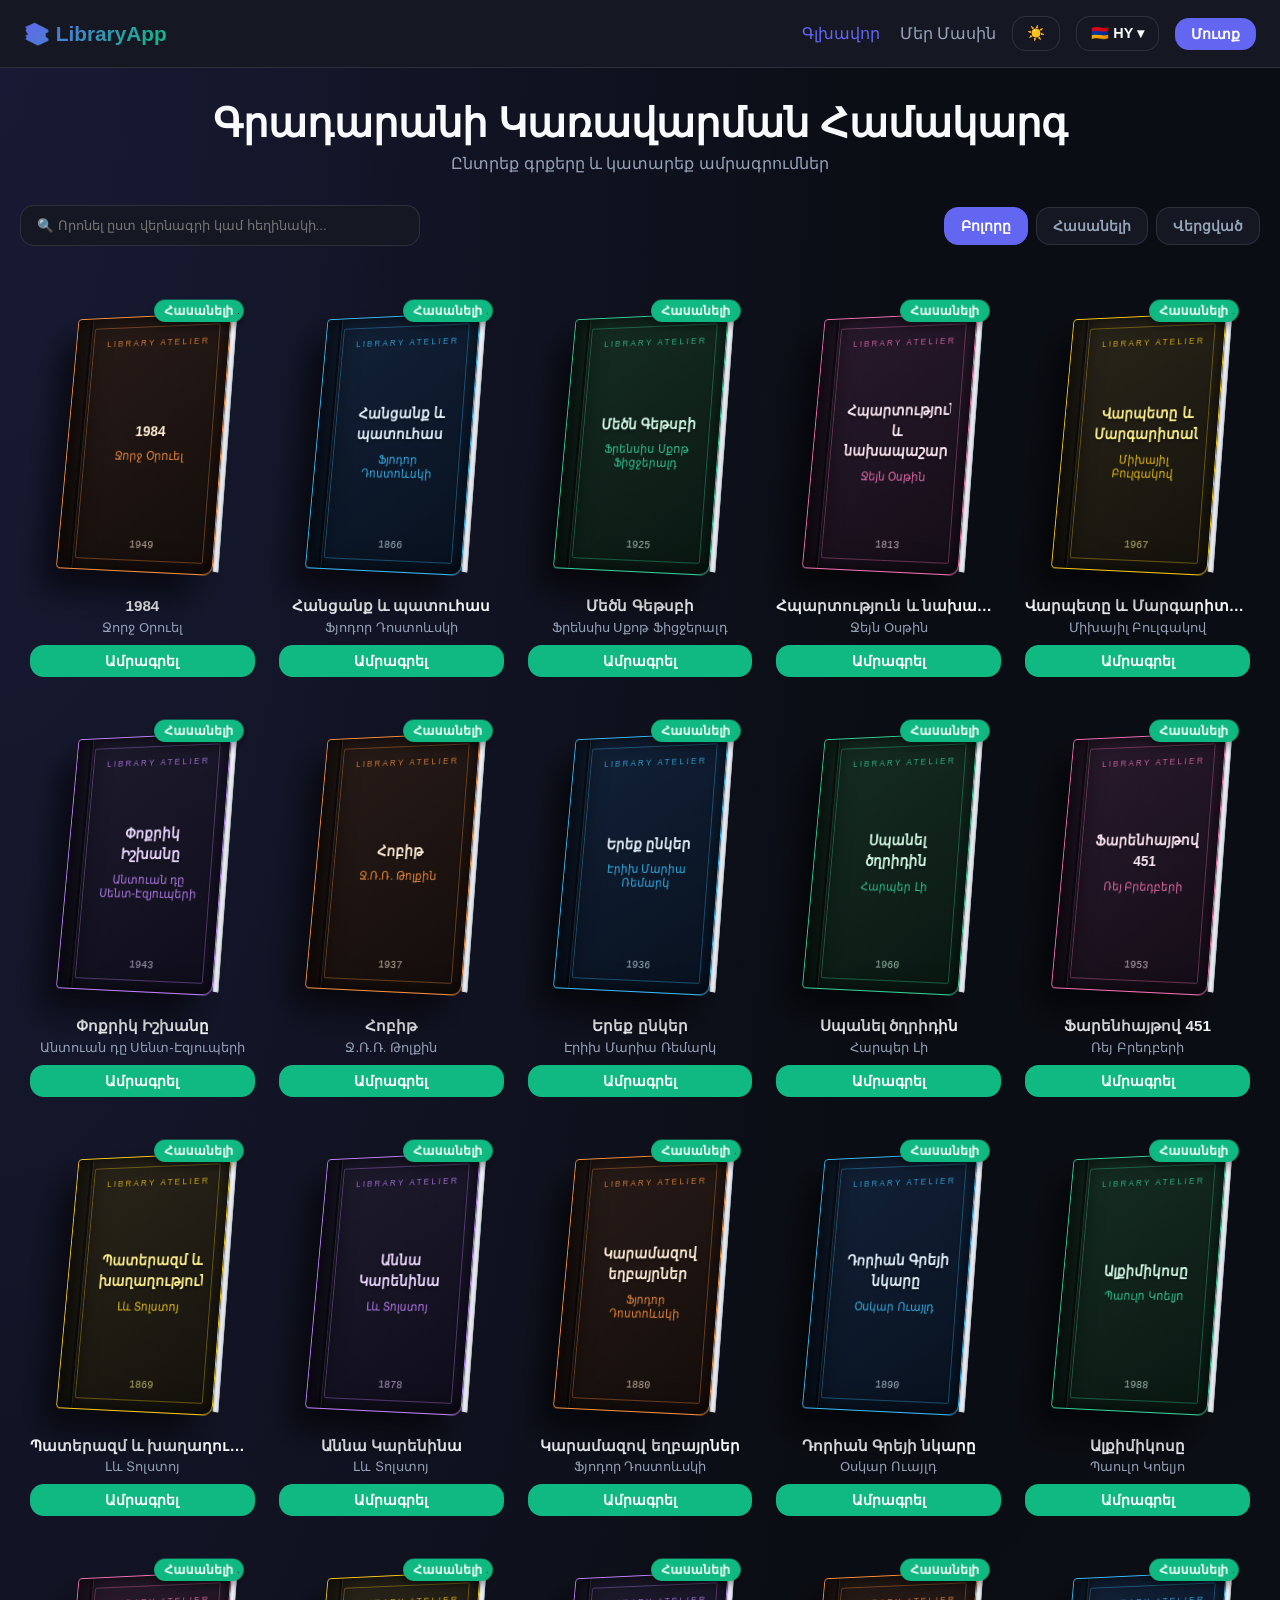
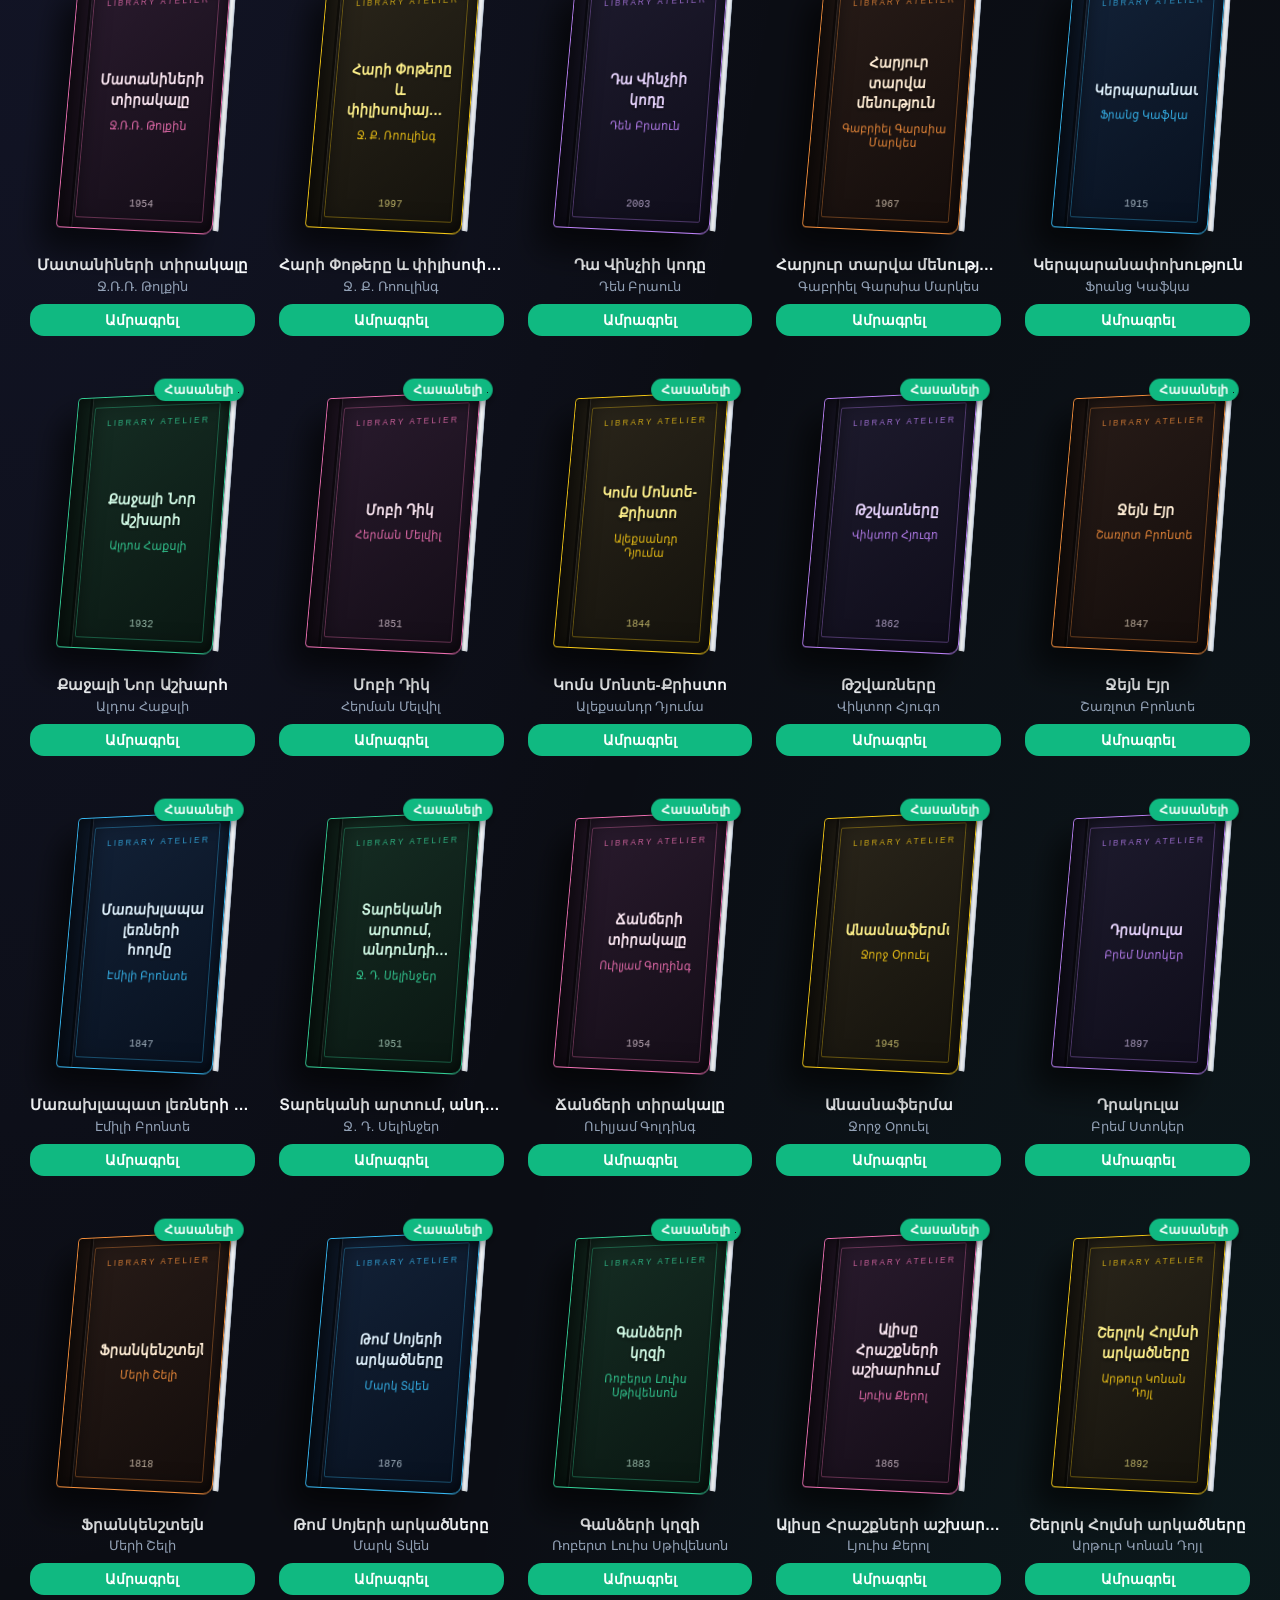
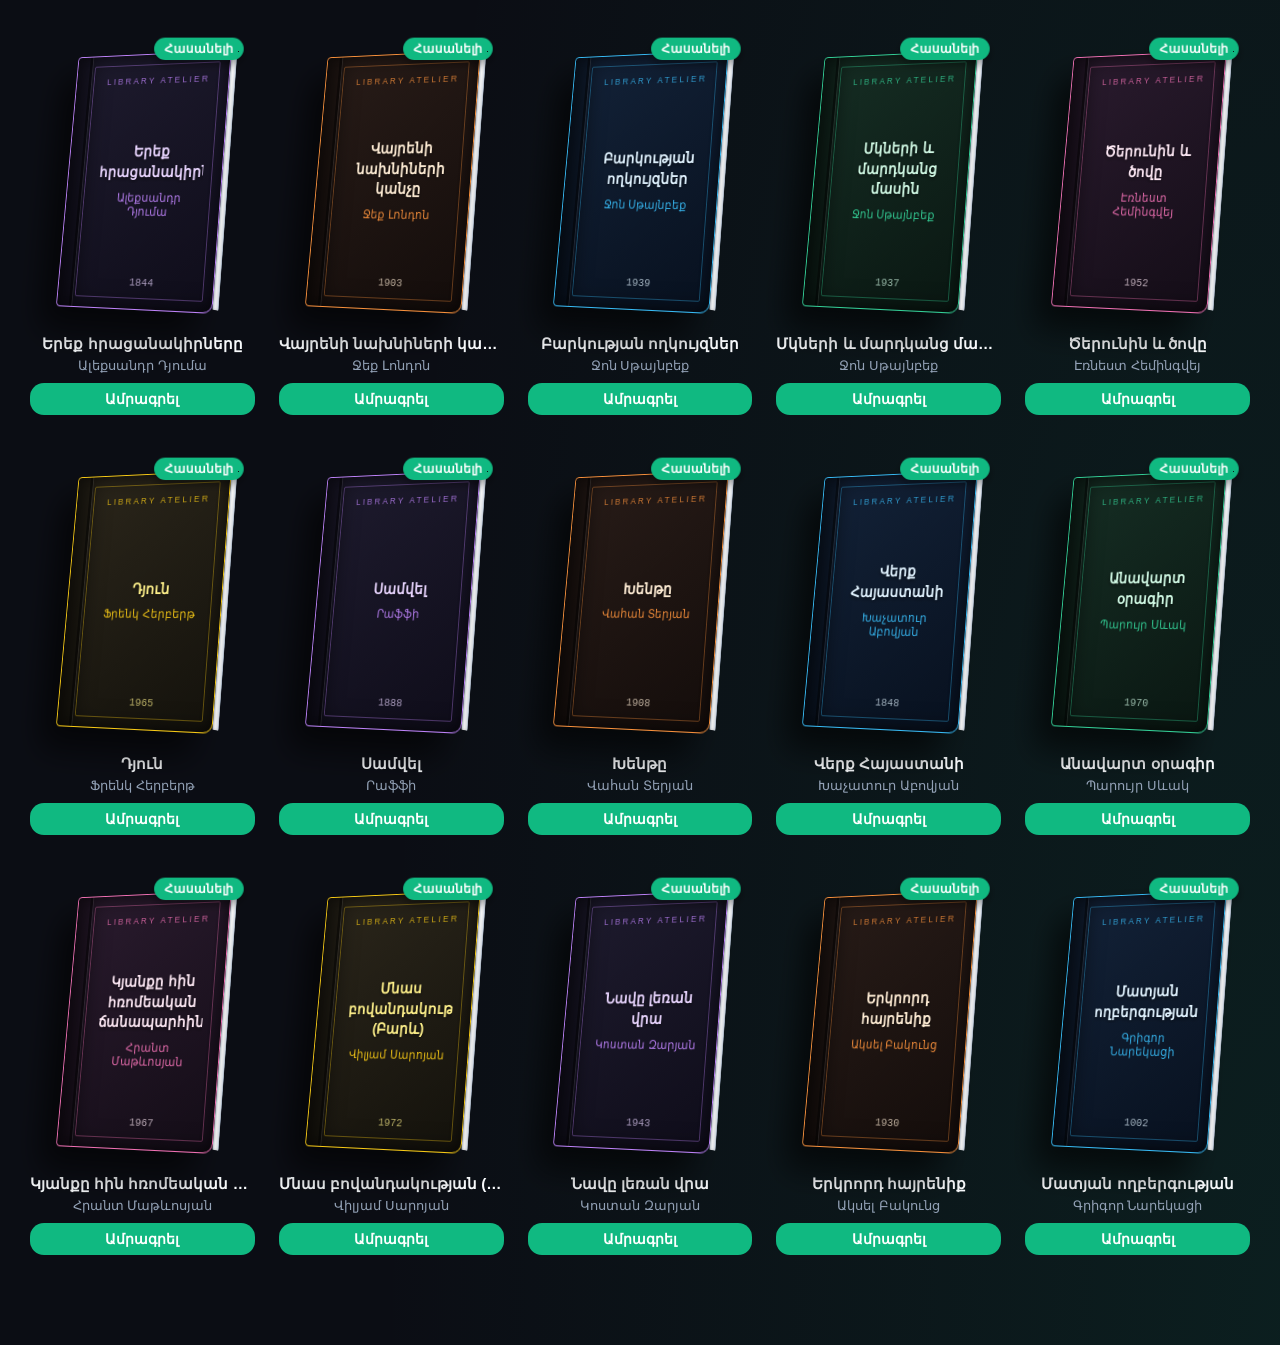
<file: admin.html>
<!DOCTYPE html>
<html lang="hy">
<head>
  <meta charset="UTF-8">
  <meta name="viewport" content="width=device-width, initial-scale=1.0">
  <title>Ադմինիստրատորի Վահանակ - LibraryApp</title>
  <link rel="stylesheet" href="css/variables.css">
  <link rel="stylesheet" href="css/admin.css">
  <style>
    body.light-theme {
      --bg-color: #f1f5f9;
      --surface-color: #ffffff;
      --card-bg: rgba(255, 255, 255, 0.9);
      --text-main: #0f172a;
      --text-muted: #64748b;
      --border: rgba(0, 0, 0, 0.1);
    }
    body {
      transition: background-color 0.3s ease, color 0.3s ease;
    }

    .lang-dropdown-container {
      position: relative;
      flex: 1;
    }

    .lang-dropdown-btn {
      width: 100%;
      background: var(--surface-color);
      border: 1px solid var(--border);
      color: var(--text-main);
      padding: 10px;
      border-radius: var(--radius);
      outline: none;
      cursor: pointer;
      font-size: 0.9rem;
      font-weight: 600;
      display: flex;
      align-items: center;
      justify-content: space-between;
    }

    .dropdown-menu {
      position: absolute;
      left: 0;
      bottom: 100%;
      margin-bottom: 6px;
      background: var(--surface-color);
      border: 1px solid var(--border);
      border-radius: var(--radius);
      box-shadow: 0 10px 25px -5px rgba(0, 0, 0, 0.3);
      width: 100%;
      display: none;
      flex-direction: column;
      overflow: hidden;
      z-index: 1100;
    }

    .dropdown-menu.show { display: flex; }

    .dropdown-item {
      padding: 10px 14px;
      color: var(--text-main);
      text-decoration: none;
      font-size: 0.9rem;
      transition: background 0.2s, color 0.2s;
      display: block;
      border: none;
      background: none;
      text-align: left;
      width: 100%;
      cursor: pointer;
    }

    .dropdown-item:hover { background: rgba(99, 102, 241, 0.15); color: #6366f1; }
  </style>
</head>
<body class="admin-body">

  <!-- Left Sidebar -->
  <aside class="admin-sidebar">
    <div class="sidebar-logo">
      <h2>📚 LibraryApp</h2>
      <span id="sidebarSubtitle">Ադմին Վահանակ</span>
    </div>
    
    <div class="sidebar-menu">
      <button class="admin-tab-btn active" id="btnTabAdd" onclick="switchAdminTab('addBookTab')">➕ Ավելացնել գիրք</button>
      <button class="admin-tab-btn" id="btnTabAllBooks" onclick="switchAdminTab('allBooksTab')">📚 Բոլոր գրքերը</button>
      <button class="admin-tab-btn" id="btnTabUsers" onclick="switchAdminTab('usersTab')">👥 Գրանցված օգտատերեր</button>
      <button class="admin-tab-btn" id="btnTabBorrows" onclick="switchAdminTab('borrowsTab')">📋 Ամրագրումների պատմություն</button>
    </div>

    <!-- Controls in Sidebar (Custom Language & Theme) -->
    <div style="padding: 0 4px; margin-bottom: 14px; display: flex; gap: 8px;">
      <div class="lang-dropdown-container">
        <button id="langDropdownBtn" class="lang-dropdown-btn" onclick="toggleLangMenu(event)">🇦🇲 Հայերեն ▾</button>
        <div class="dropdown-menu" id="langDropdownMenu">
          <button class="dropdown-item" onclick="changeLanguage('hy')">🇦🇲 Հայերեն</button>
          <button class="dropdown-item" onclick="changeLanguage('en')">🇬🇧 English</button>
          <button class="dropdown-item" onclick="changeLanguage('ru')">🇷🇺 Русский</button>
        </div>
      </div>
      <button id="themeToggleBtn" onclick="toggleTheme()" style="padding: 10px 14px; background: var(--surface-color); border: 1px solid var(--border); border-radius: var(--radius); color: var(--text-main); cursor: pointer; font-size: 1rem;" title="Փոխել լուսավորությունը">☀️</button>
    </div>

    <div class="sidebar-footer">
      <a href="index.html" class="sidebar-link" id="linkHome">🏠 Գլխավոր էջ</a>
      <button class="btn-danger-sidebar" id="btnLogout" onclick="logout()">🚪 Դուրս գալ</button>
    </div>
  </aside>

  <!-- Main Content Area -->
  <main class="admin-main animate-fade-in">
    <header class="page-header">
      <h1 id="headerTitle">⚙️ Ադմինիստրատորի Վահանակ</h1>
      <p id="headerSub">Կառավարեք գրքերը, դիտեք օգտատերերին և ամրագրումների պատմությունը</p>
    </header>

    <div id="alertBanner" class="alert"></div>

    <div class="admin-content-card">
      <div id="addBookTab" class="admin-section active">
        <h3 id="addBookHeading" style="margin-bottom: 20px; color: var(--text-main);">Նոր գրքի ավելացում (Բազմալեզու)</h3>
        <form id="addBookForm">
          <div class="form-grid">
            <div class="lang-group">
              <h4>🇦🇲 ՀԱՅԵՐԵՆ</h4>
              <input type="text" id="title_hy" placeholder="Վերնագիր (հայ.) *" required>
              <input type="text" id="author_hy" placeholder="Հեղինակ (հայ.) *" required>
            </div>
            <div class="lang-group">
              <h4>🇬🇧 ENGLISH</h4>
              <input type="text" id="title_en" placeholder="Title (en.) *" required>
              <input type="text" id="author_en" placeholder="Author (en.) *" required>
            </div>
            <div class="lang-group">
              <h4>🇷🇺 РУССКИЙ</h4>
              <input type="text" id="title_ru" placeholder="Название (русс.) *" required>
              <input type="text" id="author_ru" placeholder="Автор (русс.) *" required>
            </div>
          </div>
          
          <div class="extra-fields-row">
            <input type="number" id="bookYear" placeholder="📅 Տարեթիվ" style="flex: 1;">
            <input type="text" id="bookCover" placeholder="🖼️ Նկարի URL (կամընտիր)" style="flex: 2;">
            <button type="submit" class="btn-primary" id="btnAddBookSubmit">➕ Ավելացնել գիրքը</button>
          </div>
        </form>
      </div>

      <!-- All Books Tab -->
      <div id="allBooksTab" class="admin-section">
        <h3 id="allBooksHeading" style="margin-bottom: 16px; color: var(--text-main);">Կայքի բոլոր գրքերի ցանկ</h3>
        <div class="table-responsive">
          <table class="data-table">
            <thead>
              <tr>
                <th id="thBookTitle">Վերնագիր</th>
                <th id="thBookAuthor">Հեղինակ</th>
                <th id="thAddedBy">Ավելացնող</th>
                <th id="thAddedAt">Ավելացման ամսաթիվ</th>
                <th id="thBookAction">Գործողություն</th>
              </tr>
            </thead>
            <tbody id="adminAllBooksTableBody"></tbody>
          </table>
        </div>
      </div>

      <div id="usersTab" class="admin-section">
        <h3 id="usersHeading" style="margin-bottom: 16px; color: var(--text-main);">Համակարգի օգտատերեր</h3>
        <div class="table-responsive">
          <table class="data-table">
            <thead>
              <tr><th id="thName">Անուն</th><th id="thEmail">Էլ. փոստ</th><th id="thStatus">Կարգավիճակ</th></tr>
            </thead>
            <tbody id="adminUsersTableBody"></tbody>
          </table>
        </div>
      </div>

      <div id="borrowsTab" class="admin-section">
        <h3 id="borrowsHeading" style="margin-bottom: 16px; color: var(--text-main);">Ամրագրված գրքեր և պատմություն</h3>
        <div class="table-responsive">
          <table class="data-table">
            <thead>
              <tr><th id="thBook">Գիրք</th><th id="thBorrower">Վերցնող օգտատեր</th><th id="thBorrowDate">Տրման ամսաթիվ</th><th id="thDueDate">Վերադարձի ժամկետ</th><th id="thAction">Գործողություն</th></tr>
            </thead>
            <tbody id="adminBorrowsTableBody"></tbody>
          </table>
        </div>
      </div>
    </div>
  </main>

  <script>
    // BOTH FILES NOW USE THE EXACT SAME STORAGE KEY
    const STORAGE_KEY = 'library_app_books_v13';
    const USERS_KEY = 'library_registered_users';
    const SESSION_KEY = 'library_logged_user';
    const LANG_KEY = 'library_lang';
    const THEME_KEY = 'library_theme';

    let currentLang = localStorage.getItem(LANG_KEY) || 'hy';
    let currentUser = null;
    let books = [];
    let isLangMenuOpen = false;

    function initTheme() {
      const savedTheme = localStorage.getItem(THEME_KEY);
      if (savedTheme === 'light') {
        document.body.classList.add('light-theme');
      }
      updateThemeBtnIcon();
    }

    function toggleTheme() {
      document.body.classList.toggle('light-theme');
      const isLight = document.body.classList.contains('light-theme');
      localStorage.setItem(THEME_KEY, isLight ? 'light' : 'dark');
      updateThemeBtnIcon();
    }

    function updateThemeBtnIcon() {
      const btn = document.getElementById('themeToggleBtn');
      if (btn) {
        const isLight = document.body.classList.contains('light-theme');
        btn.textContent = isLight ? '🌙' : '☀️';
      }
    }

    const translations = {
      hy: {
        sidebarSubtitle: 'Ադմին Վահանակ',
        btnTabAdd: '➕ Ավելացնել գիրք',
        btnTabAllBooks: '📚 Բոլոր գրքերը',
        btnTabUsers: '👥 Գրանցված օգտատերեր',
        btnTabBorrows: '📋 Ամրագրումների պատմություն',
        linkHome: '🏠 Գլխավոր էջ',
        btnLogout: '🚪 Դուրս գալ',
        headerTitle: '⚙️ Ադմինիստրատորի Վահանակ',
        headerSub: 'Կառավարեք գրքերը, դիտեք օգտատերերին և ամրագրումների պատմությունը',
        addBookHeading: 'Նոր գրքի ավելացում (Բազմալեզու)',
        btnAddBookSubmit: '➕ Ավելացնել գիրքը',
        allBooksHeading: 'Կայքի բոլոր գրքերի ցանկ',
        usersHeading: 'Համակարգի օգտատերեր',
        borrowsHeading: 'Ամրագրված գրքեր և պատմություն',
        thName: 'Անուն',
        thEmail: 'Էլ. փոստ',
        thStatus: 'Կարգավիճակ',
        thBook: 'Գիրք',
        thBorrower: 'Վերցնող օգտատեր',
        thBorrowDate: 'Տրման ամսաթիվ',
        thDueDate: 'Վերադարձի ժամկետ',
        thAction: 'Գործողություն',
        thBookTitle: 'Վերնագիր',
        thBookAuthor: 'Հեղինակ',
        thAddedBy: 'Ավելացնող',
        thAddedAt: 'Ավելացման ամսաթիվ',
        thBookAction: 'Գործողություն',
        deleteBtn: 'Հեռացնել',
        activeStatus: 'Ակտիվ',
        noBorrows: 'Ամրագրված գրքեր չկան',
        noBooks: 'Գրքեր չկան',
        returnBtn: 'Վերադարձնել',
        successAdd: 'Գիրքը հաջողությամբ ավելացվեց բոլոր լեզուներով:',
        successDelete: 'Գիրքը հաջողությամբ հեռացվեց կայքից:',
        successReturn: 'Գիրքը հաջողությամբ վերադարձվեց համակարգ:',
        phYear: '📅 Տարեթիվ',
        phCover: '🖼️ Նկարի URL (կամընտիր)',
        defaultAdmin: 'Ադմինիստրատոր',
        unknownDate: 'Անհայտ',
        langBtnLabel: '🇦🇲 Հայերեն ▾'
      },
      en: {
        sidebarSubtitle: 'Admin Dashboard',
        btnTabAdd: '➕ Add Book',
        btnTabAllBooks: '📚 All Books',
        btnTabUsers: '👥 Registered Users',
        btnTabBorrows: '📋 Borrow History',
        linkHome: '🏠 Home Page',
        btnLogout: '🚪 Logout',
        headerTitle: '⚙️ Admin Dashboard',
        headerSub: 'Manage books, view users and borrow history',
        addBookHeading: 'Add New Book (Multilingual)',
        btnAddBookSubmit: '➕ Add Book',
        allBooksHeading: 'List of All Books',
        usersHeading: 'System Users',
        borrowsHeading: 'Borrowed Books & History',
        thName: 'Name',
        thEmail: 'Email',
        thStatus: 'Status',
        thBook: 'Book',
        thBorrower: 'Borrower',
        thBorrowDate: 'Borrow Date',
        thDueDate: 'Due Date',
        thAction: 'Action',
        thBookTitle: 'Title',
        thBookAuthor: 'Author',
        thAddedBy: 'Added By',
        thAddedAt: 'Added At',
        thBookAction: 'Action',
        deleteBtn: 'Delete',
        activeStatus: 'Active',
        noBorrows: 'No active borrows',
        noBooks: 'No books available',
        returnBtn: 'Return',
        successAdd: 'Book successfully added in all languages!',
        successDelete: 'Book successfully deleted from the site.',
        successReturn: 'Book successfully returned to system!',
        phYear: '📅 Year',
        phCover: '🖼️ Cover Image URL (optional)',
        defaultAdmin: 'Administrator',
        unknownDate: 'Unknown',
        langBtnLabel: '🇬🇧 English ▾'
      },
      ru: {
        sidebarSubtitle: 'Панель Админа',
        btnTabAdd: '➕ Добавить книгу',
        btnTabAllBooks: '📚 Все книги',
        btnTabUsers: '👥 Пользователи',
        btnTabBorrows: '📋 История брони',
        linkHome: '🏠 Главная страница',
        btnLogout: '🚪 Выйти',
        headerTitle: '⚙️ Панель Администратора',
        headerSub: 'Управляйте книгами, просмотрите пользователей и историю бронирования',
        addBookHeading: 'Добавить новую книгу (многоязычная)',
        btnAddBookSubmit: '➕ Добавить книгу',
        allBooksHeading: 'Список всех книг',
        usersHeading: 'Пользователи системы',
        borrowsHeading: 'Забронированные книги и история',
        thName: 'Имя',
        thEmail: 'Эл. почта',
        thStatus: 'Статус',
        thBook: 'Книга',
        thBorrower: 'Пользователь',
        thBorrowDate: 'Дата выдачи',
        thDueDate: 'Срок возврата',
        thAction: 'Действие',
        thBookTitle: 'Название',
        thBookAuthor: 'Автор',
        thAddedBy: 'Добавил',
        thAddedAt: 'Дата добавления',
        thBookAction: 'Действие',
        deleteBtn: 'Удалить',
        activeStatus: 'Активен',
        noBorrows: 'Нет забронированных книг',
        noBooks: 'Нет доступных книг',
        returnBtn: 'Вернуть',
        successAdd: 'Книга успешно добавлена на всех языках!',
        successDelete: 'Книга успешно удалена с сайта.',
        successReturn: 'Книга успешно возвращена в систему!',
        phYear: '📅 Год',
        phCover: '🖼️ URL обложки (необязательно)',
        defaultAdmin: 'Администратор',
        unknownDate: 'Неизвестно',
        langBtnLabel: '🇷🇺 Русский ▾'
      }
    };

    function toggleLangMenu(event) {
      event.stopPropagation();
      const menu = document.getElementById('langDropdownMenu');
      isLangMenuOpen = !isLangMenuOpen;
      if (isLangMenuOpen) menu.classList.add('show');
      else menu.classList.remove('show');
    }

    window.addEventListener('click', (e) => {
      const langContainer = document.querySelector('.lang-dropdown-container');
      const langMenu = document.getElementById('langDropdownMenu');
      if (langContainer && !langContainer.contains(e.target)) {
        isLangMenuOpen = false;
        if (langMenu) langMenu.classList.remove('show');
      }
    });

    function changeLanguage(lang) {
      currentLang = lang;
      localStorage.setItem(LANG_KEY, lang);
      isLangMenuOpen = false;
      document.getElementById('langDropdownMenu').classList.remove('show');
      updateTexts();
      loadAdminData();
    }

    function updateTexts() {
      const t = translations[currentLang];
      document.getElementById('sidebarSubtitle').textContent = t.sidebarSubtitle;
      document.getElementById('btnTabAdd').textContent = t.btnTabAdd;
      document.getElementById('btnTabAllBooks').textContent = t.btnTabAllBooks;
      document.getElementById('btnTabUsers').textContent = t.btnTabUsers;
      document.getElementById('btnTabBorrows').textContent = t.btnTabBorrows;
      document.getElementById('linkHome').textContent = t.linkHome;
      document.getElementById('btnLogout').textContent = t.btnLogout;
      document.getElementById('headerTitle').textContent = t.headerTitle;
      document.getElementById('headerSub').textContent = t.headerSub;
      document.getElementById('addBookHeading').textContent = t.addBookHeading;
      document.getElementById('btnAddBookSubmit').textContent = t.btnAddBookSubmit;
      document.getElementById('allBooksHeading').textContent = t.allBooksHeading;
      document.getElementById('usersHeading').textContent = t.usersHeading;
      document.getElementById('borrowsHeading').textContent = t.borrowsHeading;
      document.getElementById('thName').textContent = t.thName;
      document.getElementById('thEmail').textContent = t.thEmail;
      document.getElementById('thStatus').textContent = t.thStatus;
      document.getElementById('thBook').textContent = t.thBook;
      document.getElementById('thBorrower').textContent = t.thBorrower;
      document.getElementById('thBorrowDate').textContent = t.thBorrowDate;
      document.getElementById('thDueDate').textContent = t.thDueDate;
      document.getElementById('thAction').textContent = t.thAction;

      document.getElementById('thBookTitle').textContent = t.thBookTitle;
      document.getElementById('thBookAuthor').textContent = t.thBookAuthor;
      document.getElementById('thAddedBy').textContent = t.thAddedBy;
      document.getElementById('thAddedAt').textContent = t.thAddedAt;
      document.getElementById('thBookAction').textContent = t.thBookAction;

      document.getElementById('bookYear').placeholder = t.phYear;
      document.getElementById('bookCover').placeholder = t.phCover;
      document.getElementById('langDropdownBtn').textContent = t.langBtnLabel;
    }

    function checkAdminAuth() {
      const session = localStorage.getItem(SESSION_KEY);
      if (session) {
        try { currentUser = JSON.parse(session); } catch(e) { currentUser = null; }
      }
      if (!currentUser || currentUser.email !== 'admin@example.com') {
        window.location.href = 'index.html';
      }
    }

    function loadBooks() {
      const stored = localStorage.getItem(STORAGE_KEY);
      if (stored) {
        try { books = JSON.parse(stored); } catch(e) { books = []; }
      } else {
        books = [];
      }
    }

    function saveBooks() {
      localStorage.setItem(STORAGE_KEY, JSON.stringify(books));
    }

    function showAlert(message, type = 'error') {
      const banner = document.getElementById('alertBanner');
      banner.className = `alert alert-${type}`;
      banner.textContent = message;
      banner.style.display = 'block';
      setTimeout(() => { banner.style.display = 'none'; }, 4000);
    }

    function switchAdminTab(tabId) {
      document.querySelectorAll('.admin-section').forEach(sec => sec.classList.remove('active'));
      document.querySelectorAll('.admin-tab-btn').forEach(btn => btn.classList.remove('active'));
      document.getElementById(tabId).classList.add('active');
      event.currentTarget.classList.add('active');
    }

    function loadAdminData() {
      const t = translations[currentLang];
      
      // Users table
      const usersTable = document.getElementById('adminUsersTableBody');
      const storedUsers = localStorage.getItem(USERS_KEY);
      let users = storedUsers ? JSON.parse(storedUsers) : [
        { name: 'Admin User', email: 'admin@example.com' },
        { name: 'Test User', email: 'user@example.com' }
      ];
      usersTable.innerHTML = users.map(u => `<tr><td>${u.name}</td><td>${u.email}</td><td><span style="color: var(--success);">${t.activeStatus}</span></td></tr>`).join('');

      // All Books table
      loadBooks();
      const allBooksTable = document.getElementById('adminAllBooksTableBody');
      if (books.length === 0) {
        allBooksTable.innerHTML = `<tr><td colspan="5" style="text-align:center; color: var(--text-muted);">${t.noBooks}</td></tr>`;
      } else {
        allBooksTable.innerHTML = books.map(b => {
          const title = (b.title && (b.title[currentLang] || b.title.hy)) || b.title || 'Անհայտ վերնագիր';
          const author = (b.author && (b.author[currentLang] || b.author.hy)) || b.author || 'Անհայտ հեղինակ';
          const addedBy = b.addedBy || t.defaultAdmin;
          const addedAt = b.addedAt ? new Date(b.addedAt).toLocaleString() : t.unknownDate;
          return `
            <tr>
              <td><strong>${title}</strong></td>
              <td>${author}</td>
              <td>${addedBy}</td>
              <td>${addedAt}</td>
              <td><button class="btn-danger" style="padding: 6px 12px; font-size: 0.85rem;" onclick="deleteBook('${b.id}')">${t.deleteBtn}</button></td>
            </tr>
          `;
        }).join('');
      }

      // Borrows table
      const borrowsTable = document.getElementById('adminBorrowsTableBody');
      const borrowedBooks = books.filter(b => b.status === 'Borrowed');
      
      if (borrowedBooks.length === 0) {
        borrowsTable.innerHTML = `<tr><td colspan="5" style="text-align:center; color: var(--text-muted);">${t.noBorrows}</td></tr>`;
      } else {
        borrowsTable.innerHTML = borrowedBooks.map(b => `
          <tr>
            <td>${(b.title && (b.title[currentLang] || b.title.hy)) || b.title}</td>
            <td><strong>${b.borrower}</strong></td>
            <td>${new Date(b.borrowDate).toLocaleDateString()}</td>
            <td>${new Date(b.dueDate).toLocaleDateString()}</td>
            <td><button class="btn-warning" style="padding: 6px 12px; font-size: 0.85rem;" onclick="adminReturnBook('${b.id}')">${t.returnBtn}</button></td>
          </tr>
        `).join('');
      }
    }

    function adminReturnBook(id) {
      loadBooks();
      const book = books.find(b => b.id === id);
      if (book) {
        book.status = 'Available';
        book.borrower = '';
        book.borrowerEmail = '';
        book.borrowDate = '';
        book.dueDate = '';
        saveBooks();
        loadAdminData();
        showAlert(translations[currentLang].successReturn, 'success');
      }
    }

    function deleteBook(id) {
      loadBooks();
      books = books.filter(b => b.id !== id);
      saveBooks();
      loadAdminData();
      showAlert(translations[currentLang].successDelete, 'success');
    }

    document.getElementById('addBookForm').addEventListener('submit', (e) => {
      e.preventDefault();
      loadBooks();

      const newBook = {
        id: Date.now().toString(),
        title: {
          hy: document.getElementById('title_hy').value.trim(),
          en: document.getElementById('title_en').value.trim(),
          ru: document.getElementById('title_ru').value.trim()
        },
        author: {
          hy: document.getElementById('author_hy').value.trim(),
          en: document.getElementById('author_en').value.trim(),
          ru: document.getElementById('author_ru').value.trim()
        },
        year: document.getElementById('bookYear').value ? parseInt(document.getElementById('bookYear').value) : '',
        cover: document.getElementById('bookCover').value.trim() || 'https://images.unsplash.com/photo-1543002588-bfa74002ed7e?auto=format&fit=crop&w=600&q=80',
        status: 'Available',
        borrower: '',
        borrowerEmail: '',
        borrowDate: '',
        dueDate: '',
        addedBy: currentUser ? (currentUser.name || currentUser.email) : 'Admin',
        addedAt: new Date().toISOString()
      };

      books.push(newBook);
      saveBooks();
      e.target.reset();
      loadAdminData();
      showAlert(translations[currentLang].successAdd, 'success');
    });

    function logout() {
      localStorage.removeItem(SESSION_KEY);
      window.location.href = 'auth.html';
    }

    initTheme();
    checkAdminAuth();
    updateTexts();
    loadAdminData();
  </script>
</body>
</html>
</file>
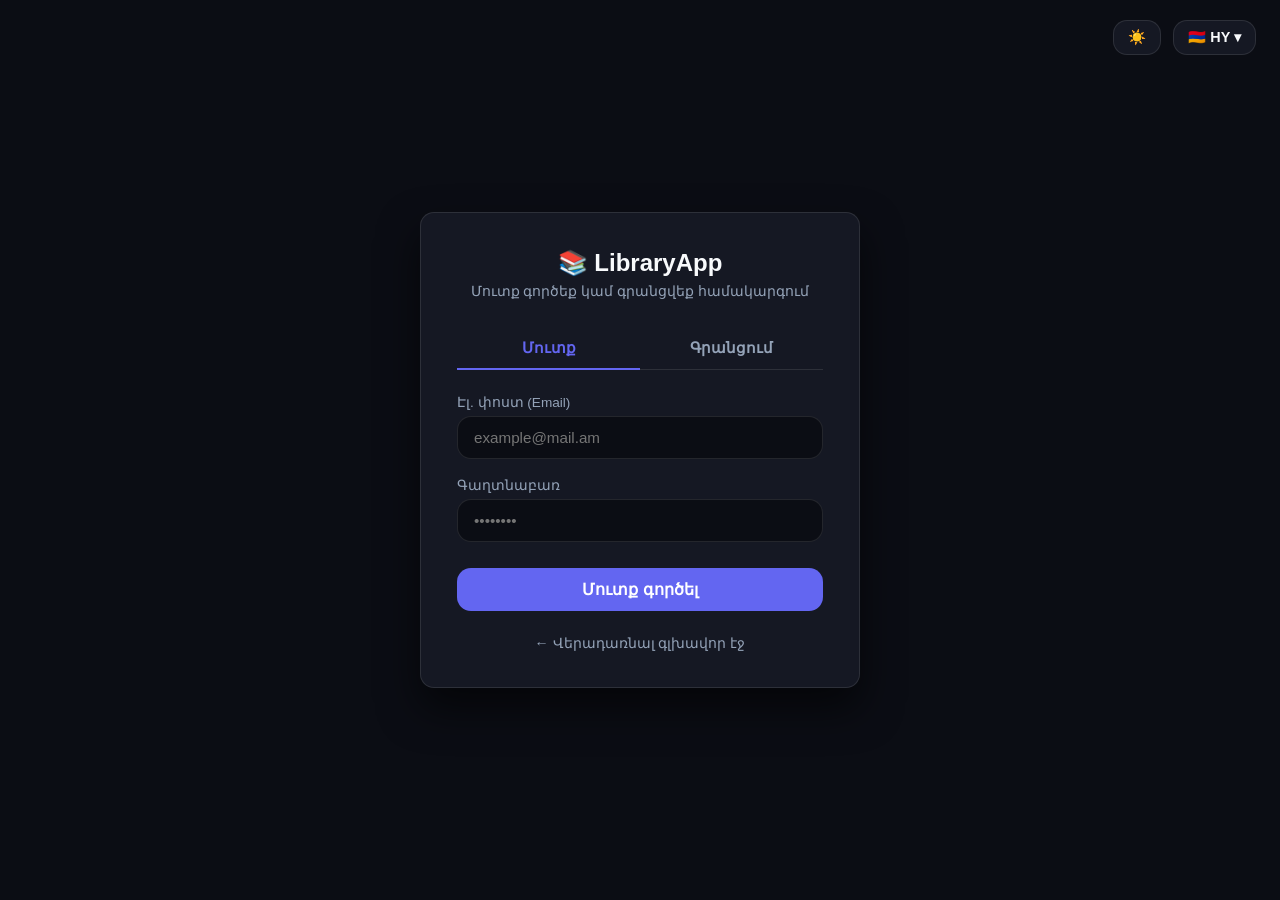
<file: auth.html>
<!DOCTYPE html>
<html lang="hy">
<head>
  <meta charset="UTF-8">
  <meta name="viewport" content="width=device-width, initial-scale=1.0">
  <title>LibraryApp - Auth</title>
  <style>
    :root {
      --bg-color: #0b0d14;
      --surface-color: #151823;
      --card-bg: rgba(21, 24, 35, 0.85);
      --text-main: #f8fafc;
      --text-muted: #94a3b8;
      --primary: #6366f1;
      --primary-hover: #4f46e5;
      --success: #10b981;
      --danger: #ef4444;
      --border: rgba(255, 255, 255, 0.1);
      --radius: 14px;
      --shadow: 0 20px 40px rgba(0, 0, 0, 0.6);
    }

    body.light-theme {
      --bg-color: #f1f5f9;
      --surface-color: #ffffff;
      --card-bg: rgba(255, 255, 255, 0.9);
      --text-main: #0f172a;
      --text-muted: #64748b;
      --border: rgba(0, 0, 0, 0.1);
      --shadow: 0 10px 25px rgba(0, 0, 0, 0.08);
    }

    * { box-sizing: border-box; margin: 0; padding: 0; font-family: 'Inter', 'Segoe UI', sans-serif; }
    body {
      background-color: var(--bg-color);
      color: var(--text-main);
      min-height: 100vh;
      display: flex;
      flex-direction: column;
      align-items: center;
      justify-content: center;
      padding: 20px;
      transition: background-color 0.3s ease, color 0.3s ease;
    }

    /* Top bar for language & theme */
    .top-controls {
      position: absolute;
      top: 20px;
      right: 24px;
      display: flex;
      gap: 12px;
      align-items: center;
    }

    .lang-dropdown-container, .user-menu-container {
      position: relative;
      display: inline-block;
    }

    .lang-dropdown-btn, .theme-toggle-btn {
      background: var(--surface-color);
      border: 1px solid var(--border);
      color: var(--text-main);
      padding: 8px 14px;
      border-radius: var(--radius);
      outline: none;
      cursor: pointer;
      font-size: 0.9rem;
      font-weight: 600;
      display: flex;
      align-items: center;
      justify-content: center;
      transition: background 0.2s;
    }
    .lang-dropdown-btn:hover, .theme-toggle-btn:hover { background: rgba(99, 102, 241, 0.1); }

    .dropdown-menu {
      position: absolute;
      right: 0;
      top: 100%;
      margin-top: 6px;
      background: var(--surface-color);
      border: 1px solid var(--border);
      border-radius: var(--radius);
      box-shadow: var(--shadow);
      width: 150px;
      display: none;
      flex-direction: column;
      overflow: hidden;
      z-index: 1100;
    }
    .dropdown-menu.show { display: flex; }

    .dropdown-item {
      padding: 10px 14px;
      color: var(--text-main);
      text-decoration: none;
      font-size: 0.9rem;
      transition: background 0.2s, color 0.2s;
      display: block;
      border: none;
      background: none;
      text-align: left;
      width: 100%;
      cursor: pointer;
    }
    .dropdown-item:hover { background: rgba(99, 102, 241, 0.15); color: var(--primary); }

    /* Auth Card Container */
    .auth-container {
      width: 100%;
      max-width: 440px;
      background: var(--surface-color);
      border: 1px solid var(--border);
      border-radius: var(--radius);
      padding: 36px;
      box-shadow: var(--shadow);
    }

    .auth-header {
      text-align: center;
      margin-bottom: 28px;
    }
    .auth-header h2 { font-size: 1.5rem; margin-bottom: 6px; }
    .auth-header p { color: var(--text-muted); font-size: 0.9rem; }

    .auth-tabs {
      display: flex;
      border-bottom: 1px solid var(--border);
      margin-bottom: 24px;
    }
    .auth-tab {
      flex: 1;
      background: none;
      border: none;
      padding: 12px;
      font-size: 0.95rem;
      font-weight: 600;
      color: var(--text-muted);
      cursor: pointer;
      text-align: center;
      position: relative;
    }
    .auth-tab.active { color: var(--primary); }
    .auth-tab.active::after {
      content: '';
      position: absolute;
      bottom: -1px;
      left: 0;
      width: 100%;
      height: 2px;
      background: var(--primary);
    }

    .form-group {
      margin-bottom: 18px;
    }
    .form-group label {
      display: block;
      font-size: 0.85rem;
      color: var(--text-muted);
      margin-bottom: 6px;
    }
    .form-control {
      width: 100%;
      padding: 12px 16px;
      background: var(--bg-color);
      border: 1px solid var(--border);
      border-radius: var(--radius);
      color: var(--text-main);
      outline: none;
      font-size: 0.95rem;
    }
    .form-control:focus { border-color: var(--primary); }

    .btn-primary {
      width: 100%;
      padding: 12px;
      background: var(--primary);
      color: white;
      border: none;
      border-radius: var(--radius);
      font-weight: 600;
      font-size: 1rem;
      cursor: pointer;
      transition: background 0.2s;
      margin-top: 8px;
    }
    .btn-primary:hover { background: var(--primary-hover); }

    .back-link {
      display: block;
      text-align: center;
      margin-top: 24px;
      color: var(--text-muted);
      text-decoration: none;
      font-size: 0.88rem;
    }
    .back-link:hover { color: var(--primary); }

    .alert {
      padding: 10px 14px;
      border-radius: var(--radius);
      margin-bottom: 16px;
      font-size: 0.88rem;
      display: none;
    }
    .alert-error { background: rgba(239, 68, 68, 0.15); color: #fca5a5; border: 1px solid rgba(239, 68, 68, 0.3); }
    .alert-success { background: rgba(16, 185, 129, 0.15); color: #6ee7b7; border: 1px solid rgba(16, 185, 129, 0.3); }

    .form-section { display: none; }
    .form-section.active { display: block; }
  </style>
</head>
<body>

  <!-- Top Controls (Language & Theme) -->
  <div class="top-controls">
    <button id="themeToggleBtn" class="theme-toggle-btn" onclick="toggleTheme()" title="Փոխել լուսավորությունը">☀️</button>
    <div class="lang-dropdown-container">
      <button id="langDropdownBtn" class="lang-dropdown-btn" onclick="toggleLangMenu(event)">🇦🇲 HY ▾</button>
      <div class="dropdown-menu" id="langDropdownMenu">
        <button class="dropdown-item" onclick="changeLanguage('hy')">🇦🇲 Հայերեն</button>
        <button class="dropdown-item" onclick="changeLanguage('en')">🇬🇧 English</button>
        <button class="dropdown-item" onclick="changeLanguage('ru')">🇷🇺 Русский</button>
      </div>
    </div>
  </div>

  <div class="auth-container">
    <div class="auth-header">
      <h2>📚 LibraryApp</h2>
      <p id="authSubtitle">Մուտք գործեք կամ գրանցվեք համակարգում</p>
    </div>

    <div id="alertBanner" class="alert"></div>

    <div class="auth-tabs">
      <button class="auth-tab active" id="tabLoginBtn" onclick="switchTab('login')">Մուտք</button>
      <button class="auth-tab" id="tabRegisterBtn" onclick="switchTab('register')">Գրանցում</button>
    </div>

    <!-- Login Form -->
    <div id="loginSection" class="form-section active">
      <form id="loginForm">
        <div class="form-group">
          <label id="lblLoginEmail">Էլ. փոստ (Email)</label>
          <input type="email" id="loginEmail" class="form-control" placeholder="example@mail.am" required>
        </div>
        <div class="form-group">
          <label id="lblLoginPass">Գաղտնաբառ</label>
          <input type="password" id="loginPassword" class="form-control" placeholder="••••••••" required>
        </div>
        <button type="submit" class="btn-primary" id="btnLoginSubmit">Մուտք գործել</button>
      </form>
    </div>

    <!-- Register Form -->
    <div id="registerSection" class="form-section">
      <form id="registerForm">
        <div class="form-group">
          <label id="lblRegName">Անուն</label>
          <input type="text" id="regName" class="form-control" placeholder="Անուն Ազգանուն" required>
        </div>
        <div class="form-group">
          <label id="lblRegEmail">Էլ. փոստ (Email)</label>
          <input type="email" id="regEmail" class="form-control" placeholder="example@mail.am" required>
        </div>
        <div class="form-group">
          <label id="lblRegPass">Գաղտնաբառ</label>
          <input type="password" id="regPassword" class="form-control" placeholder="••••••••" required>
        </div>
        <button type="submit" class="btn-primary" id="btnRegSubmit">Գրանցվել</button>
      </form>
    </div>

    <a href="index.html" class="back-link" id="backHomeLink">← Վերադառնալ գլխավոր էջ</a>
  </div>

  <script>
    const STORAGE_KEY = 'library_app_books_v13';
    const USERS_KEY = 'library_registered_users';
    const SESSION_KEY = 'library_logged_user';
    const LANG_KEY = 'library_lang';
    const THEME_KEY = 'library_theme';

    let currentLang = localStorage.getItem(LANG_KEY) || 'hy';
    let isLangMenuOpen = false;

    // Translations for Auth Page
    const translations = {
      hy: {
        subtitle: 'Մուտք գործեք կամ գրանցվեք համակարգում',
        tabLogin: 'Մուտք',
        tabRegister: 'Գրանցում',
        lblEmail: 'Էլ. փոստ (Email)',
        lblPass: 'Գաղտնաբառ',
        lblName: 'Անուն',
        btnLogin: 'Մուտք գործել',
        btnReg: 'Գրանցվել',
        backHome: '← Վերադառնալ գլխավոր էջ',
        langLabel: '🇦🇲 HY ▾',
        errInvalid: 'Սխալ էլ. փոստ կամ գաղտնաբառ:',
        errExists: 'Այս էլ. փոստով օգտատեր արդեն գրանցված է:',
        successReg: 'Գրանցումը հաջողվեց! Խնդրում ենք մուտք գործել:'
      },
      en: {
        subtitle: 'Log in or register in the system',
        tabLogin: 'Login',
        tabRegister: 'Register',
        lblEmail: 'Email Address',
        lblPass: 'Password',
        lblName: 'Full Name',
        btnLogin: 'Log In',
        btnReg: 'Register',
        backHome: '← Back to Home Page',
        langLabel: '🇬🇧 EN ▾',
        errInvalid: 'Invalid email or password.',
        errExists: 'User with this email already exists.',
        successReg: 'Registration successful! Please log in.'
      },
      ru: {
        subtitle: 'Войдите или зарегистрируйтесь в системе',
        tabLogin: 'Вход',
        tabRegister: 'Регистрация',
        lblEmail: 'Эл. почта (Email)',
        lblPass: 'Пароль',
        lblName: 'Имя',
        btnLogin: 'Войти',
        btnReg: 'Зарегистрироваться',
        backHome: '← Назад на главную страницу',
        langLabel: '🇷🇺 RU ▾',
        errInvalid: 'Неверный email или пароль.',
        errExists: 'Пользователь с таким email уже существует.',
        successReg: 'Регистрация успешна! Пожалуйста, войдите.'
      }
    };

    function initTheme() {
      const savedTheme = localStorage.getItem(THEME_KEY);
      if (savedTheme === 'light') document.body.classList.add('light-theme');
      updateThemeBtnIcon();
    }

    function toggleTheme() {
      document.body.classList.toggle('light-theme');
      const isLight = document.body.classList.contains('light-theme');
      localStorage.setItem(THEME_KEY, isLight ? 'light' : 'dark');
      updateThemeBtnIcon();
    }

    function updateThemeBtnIcon() {
      const btn = document.getElementById('themeToggleBtn');
      if (btn) btn.textContent = document.body.classList.contains('light-theme') ? '🌙' : '☀️';
    }

    function toggleLangMenu(event) {
      event.stopPropagation();
      isLangMenuOpen = !isLangMenuOpen;
      document.getElementById('langDropdownMenu').classList.toggle('show', isLangMenuOpen);
    }

    window.addEventListener('click', () => {
      isLangMenuOpen = false;
      const menu = document.getElementById('langDropdownMenu');
      if (menu) menu.classList.remove('show');
    });

    function changeLanguage(lang) {
      currentLang = lang;
      localStorage.setItem(LANG_KEY, lang);
      isLangMenuOpen = false;
      document.getElementById('langDropdownMenu').classList.remove('show');
      updateTexts();
    }

    function updateTexts() {
      const t = translations[currentLang];
      document.getElementById('authSubtitle').textContent = t.subtitle;
      document.getElementById('tabLoginBtn').textContent = t.tabLogin;
      document.getElementById('tabRegisterBtn').textContent = t.tabRegister;
      
      document.getElementById('lblLoginEmail').textContent = t.lblEmail;
      document.getElementById('lblLoginPass').textContent = t.lblPass;
      document.getElementById('btnLoginSubmit').textContent = t.btnLogin;

      document.getElementById('lblRegName').textContent = t.lblName;
      document.getElementById('lblRegEmail').textContent = t.lblEmail;
      document.getElementById('lblRegPass').textContent = t.lblPass;
      document.getElementById('btnRegSubmit').textContent = t.btnReg;

      document.getElementById('backHomeLink').textContent = t.backHome;
      document.getElementById('langDropdownBtn').textContent = t.langLabel;
    }

    function switchTab(tab) {
      document.querySelectorAll('.auth-tab').forEach(b => b.classList.remove('active'));
      document.querySelectorAll('.form-section').forEach(s => s.classList.remove('active'));
      
      if (tab === 'login') {
        document.getElementById('tabLoginBtn').classList.add('active');
        document.getElementById('loginSection').classList.add('active');
      } else {
        document.getElementById('tabRegisterBtn').classList.add('active');
        document.getElementById('registerSection').classList.add('active');
      }
    }

    function showAlert(message, type = 'error') {
      const banner = document.getElementById('alertBanner');
      banner.className = `alert alert-${type}`;
      banner.textContent = message;
      banner.style.display = 'block';
      setTimeout(() => { banner.style.display = 'none'; }, 4000);
    }

    // Login Handler
    document.getElementById('loginForm').addEventListener('submit', (e) => {
      e.preventDefault();
      const t = translations[currentLang];
      const email = document.getElementById('loginEmail').value.trim();
      const pass = document.getElementById('loginPassword').value.trim();

      if (email === 'admin@example.com' && pass === 'admin') {
        const adminUser = { name: 'Administrator', email: 'admin@example.com' };
        localStorage.setItem(SESSION_KEY, JSON.stringify(adminUser));
        window.location.href = 'admin.html';
        return;
      }

      const users = JSON.parse(localStorage.getItem(USERS_KEY) || '[]');
      const user = users.find(u => u.email === email && u.password === pass);

      if (user) {
        localStorage.setItem(SESSION_KEY, JSON.stringify(user));
        window.location.href = 'index.html';
      } else {
        showAlert(t.errInvalid, 'error');
      }
    });

    // Register Handler
    document.getElementById('registerForm').addEventListener('submit', (e) => {
      e.preventDefault();
      const t = translations[currentLang];
      const name = document.getElementById('regName').value.trim();
      const email = document.getElementById('regEmail').value.trim();
      const pass = document.getElementById('regPassword').value.trim();

      let users = JSON.parse(localStorage.getItem(USERS_KEY) || '[]');
      if (users.some(u => u.email === email)) {
        showAlert(t.errExists, 'error');
        return;
      }

      users.push({ name, email, password: pass });
      localStorage.setItem(USERS_KEY, JSON.stringify(users));
      showAlert(t.successReg, 'success');
      e.target.reset();
      setTimeout(() => switchTab('login'), 1500);
    });

    // Initialize
    initTheme();
    updateTexts();
  </script>
</body>
</html>
</file>
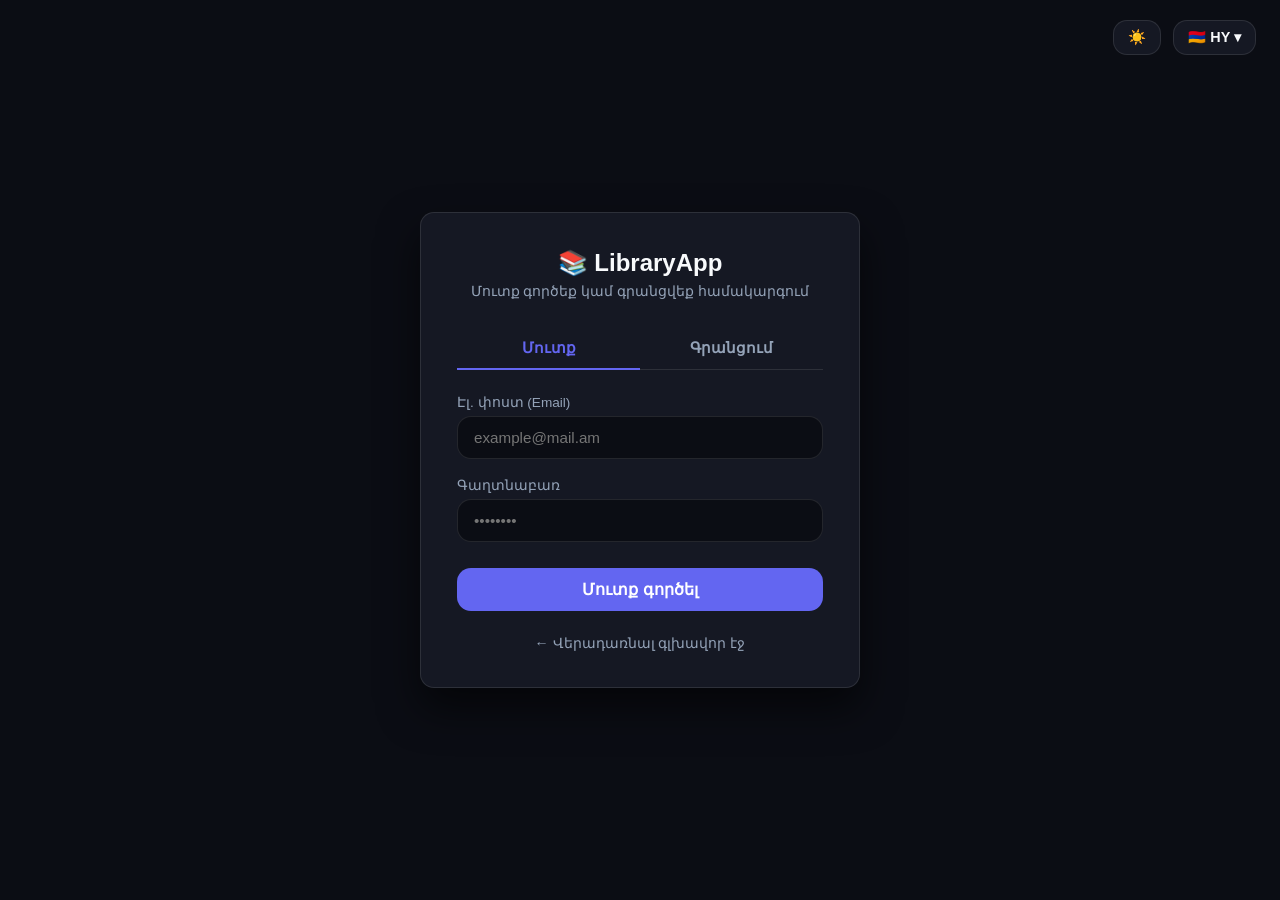
<file: userprofile.html>
<!DOCTYPE html>
<html lang="hy">
<head>
  <meta charset="UTF-8">
  <meta name="viewport" content="width=device-width, initial-scale=1.0">
  <title>Օգտատիրոջ Պրոֆիլ - LibraryApp</title>
  <style>
    :root {
      --bg-color: #0f172a;
      --surface-color: #1e293b;
      --card-bg: rgba(30, 41, 59, 0.75);
      --text-main: #f8fafc;
      --text-muted: #94a3b8;
      --primary: #6366f1;
      --primary-hover: #4f46e5;
      --success: #10b981;
      --warning: #f59e0b;
      --danger: #ef4444;
      --border: rgba(255, 255, 255, 0.1);
      --radius: 12px;
      --shadow: 0 10px 25px -5px rgba(0, 0, 0, 0.3);
    }

    body.light-theme {
      --bg-color: #f1f5f9;
      --surface-color: #ffffff;
      --card-bg: rgba(255, 255, 255, 0.85);
      --text-main: #0f172a;
      --text-muted: #64748b;
      --border: rgba(0, 0, 0, 0.1);
      --shadow: 0 10px 25px -5px rgba(0, 0, 0, 0.08);
    }

    * { box-sizing: border-box; margin: 0; padding: 0; font-family: 'Inter', 'Segoe UI', sans-serif; }
    body {
      background-color: var(--bg-color);
      color: var(--text-main);
      min-height: 100vh;
      padding-bottom: 40px;
      transition: background-color 0.3s ease, color 0.3s ease;
      background-image: 
        radial-gradient(at 0% 0%, rgba(99, 102, 241, 0.15) 0px, transparent 50%),
        radial-gradient(at 100% 100%, rgba(16, 185, 129, 0.1) 0px, transparent 50%);
    }

    .navbar {
      background: var(--surface-color);
      backdrop-filter: blur(12px);
      border-bottom: 1px solid var(--border);
      position: sticky;
      top: 0;
      z-index: 1000;
      padding: 16px 0;
    }

    .nav-container {
      max-width: 1200px;
      margin: 0 auto;
      padding: 0 24px;
      display: flex;
      justify-content: space-between;
      align-items: center;
    }

    .nav-logo {
      font-size: 1.3rem;
      font-weight: bold;
      color: var(--text-main);
      text-decoration: none;
      background: linear-gradient(135deg, var(--primary), var(--success));
      -webkit-background-clip: text;
      -webkit-text-fill-color: transparent;
    }

    .nav-right-group {
      display: flex;
      gap: 16px;
      align-items: center;
    }

    .nav-links {
      list-style: none;
      display: flex;
      gap: 20px;
      align-items: center;
    }

    .nav-links a {
      color: var(--text-muted);
      text-decoration: none;
      font-weight: 500;
      transition: color 0.3s ease;
    }

    .nav-links a:hover, .nav-links a.active { color: var(--primary); }

    .theme-toggle-btn, .lang-dropdown-btn {
      background: var(--surface-color);
      border: 1px solid var(--border);
      color: var(--text-main);
      padding: 8px 14px;
      border-radius: var(--radius);
      outline: none;
      cursor: pointer;
      font-size: 0.9rem;
      font-weight: 600;
      display: flex;
      align-items: center;
      justify-content: center;
      transition: background 0.2s;
    }
    .theme-toggle-btn:hover, .lang-dropdown-btn:hover { background: rgba(99, 102, 241, 0.1); }

    .lang-dropdown-container, .user-menu-container {
      position: relative;
      display: inline-block;
    }

    .dropdown-menu {
      position: absolute;
      right: 0;
      top: 100%;
      margin-top: 6px;
      background: var(--surface-color);
      border: 1px solid var(--border);
      border-radius: var(--radius);
      box-shadow: var(--shadow);
      width: 160px;
      display: none;
      flex-direction: column;
      overflow: hidden;
      z-index: 1100;
    }

    .dropdown-menu.show { display: flex; }

    .dropdown-header {
      padding: 12px 16px;
      border-bottom: 1px solid var(--border);
      font-size: 0.85rem;
      color: var(--text-muted);
      background: rgba(99, 102, 241, 0.05);
    }

    .dropdown-item {
      padding: 12px 16px;
      color: var(--text-main);
      text-decoration: none;
      font-size: 0.9rem;
      transition: background 0.2s, color 0.2s;
      display: block;
      border: none;
      background: none;
      text-align: left;
      width: 100%;
      cursor: pointer;
    }

    .dropdown-item:hover { background: rgba(99, 102, 241, 0.15); color: var(--primary); }
    .dropdown-item.danger:hover { background: rgba(239, 68, 68, 0.15); color: var(--danger); }

    .user-icon-btn {
      width: 40px;
      height: 40px;
      background: rgba(99, 102, 241, 0.2);
      border: 1px solid rgba(99, 102, 241, 0.4);
      border-radius: 50%;
      display: flex;
      align-items: center;
      justify-content: center;
      font-size: 1.2rem;
      cursor: pointer;
      color: var(--text-main);
      transition: background 0.3s, transform 0.2s;
    }
    .user-icon-btn:hover { background: rgba(99, 102, 241, 0.4); transform: scale(1.05); }

    .container {
      max-width: 900px;
      margin: 40px auto 0;
      padding: 0 20px;
    }

    .page-header { text-align: center; margin-bottom: 32px; }
    .page-header h1 { font-size: 2.5rem; margin-bottom: 8px; }
    .page-header p { color: var(--text-muted); font-size: 1rem; }

    .profile-card {
      background: var(--card-bg);
      backdrop-filter: blur(10px);
      border: 1px solid var(--border);
      border-radius: var(--radius);
      padding: 32px;
      box-shadow: var(--shadow);
      margin-bottom: 30px;
    }

    .profile-info-group {
      margin-bottom: 16px;
    }
    .profile-info-group label {
      font-size: 0.85rem;
      color: var(--text-muted);
      display: block;
      margin-bottom: 4px;
    }
    .profile-info-group span {
      font-size: 1.1rem;
      font-weight: 600;
    }

    .section-title {
      font-size: 1.4rem;
      margin-bottom: 16px;
      display: flex;
      align-items: center;
      gap: 10px;
    }

    .borrowed-books-list {
      display: flex;
      flex-direction: column;
      gap: 16px;
    }

    .borrowed-book-item {
      background: var(--surface-color);
      border: 1px solid var(--border);
      padding: 18px;
      border-radius: var(--radius);
      display: flex;
      justify-content: space-between;
      align-items: center;
      gap: 16px;
    }

    button { padding: 10px 18px; border: none; border-radius: var(--radius); font-weight: 600; cursor: pointer; }
    .btn-warning { background-color: var(--warning); color: white; }
    .btn-secondary { background-color: #475569; color: white; }

    .alert {
      padding: 14px 18px;
      border-radius: var(--radius);
      margin-bottom: 20px;
      display: none;
      font-weight: 500;
    }
    .alert-success { background: rgba(16, 185, 129, 0.15); color: #6ee7b7; border: 1px solid rgba(16, 185, 129, 0.3); }
  </style>
</head>
<body>

  <!-- Navbar -->
  <nav class="navbar">
    <div class="nav-container">
      <a href="index.html" class="nav-logo">📚 LibraryApp</a>
      <div class="nav-right-group">
        <ul class="nav-links">
          <li><a href="index.html" id="navHome">Գլխավոր</a></li>
          <li><a href="about.html" id="navAbout">Մեր Մասին</a></li>
        </ul>
        <button id="themeToggleBtn" class="theme-toggle-btn" onclick="toggleTheme()" title="Փոխել լուսավորությունը">☀️</button>
        
        <!-- Custom Language Dropdown -->
        <div class="lang-dropdown-container">
          <button id="langDropdownBtn" class="lang-dropdown-btn" onclick="toggleLangMenu(event)">🇦🇲 HY ▾</button>
          <div class="dropdown-menu" id="langDropdownMenu">
            <button class="dropdown-item" onclick="changeLanguage('hy')">🇦🇲 Հայերեն</button>
            <button class="dropdown-item" onclick="changeLanguage('en')">🇬🇧 English</button>
            <button class="dropdown-item" onclick="changeLanguage('ru')">🇷🇺 Русский</button>
          </div>
        </div>

        <div id="authNavItem"></div>
      </div>
    </div>
  </nav>

  <div class="container">
    <header class="page-header">
      <h1 id="profileHeaderTitle">👤 Օգտատիրոջ Պրոֆիլ</h1>
      <p id="profileHeaderSub">Ձեր անձնական տվյալները և ամրագրված գրքերը</p>
    </header>

    <div id="alertBanner" class="alert"></div>

    <div class="profile-card">
      <div class="profile-info-group">
        <label id="lblName">Անուն</label>
        <span id="profileUserName">-</span>
      </div>
      <div class="profile-info-group">
        <label id="lblEmail">Էլ. փոստ</label>
        <span id="profileUserEmail">-</span>
      </div>
    </div>

    <h3 class="section-title" id="myBooksTitle">📖 Իմ ամրագրված գրքերը</h3>
    <div id="userBorrowedBooksList" class="borrowed-books-list"></div>
    <div id="noBooksMessage" style="display:none; text-align:center; padding: 30px; color: var(--text-muted);" id="noBooksText">Դուք դեռևս ամրագրված գրքեր չունեք:</div>
  </div>

  <script>
    const STORAGE_KEY = 'library_app_books_v5';
    const SESSION_KEY = 'library_logged_user';
    const LANG_KEY = 'library_lang';
    const THEME_KEY = 'library_theme';

    let currentLang = localStorage.getItem(LANG_KEY) || 'hy';
    let currentUser = null;
    let books = [];
    let isLangMenuOpen = false;
    let isMenuOpen = false;

    function initTheme() {
      const savedTheme = localStorage.getItem(THEME_KEY);
      if (savedTheme === 'light') {
        document.body.classList.add('light-theme');
      }
      updateThemeBtnIcon();
    }

    function toggleTheme() {
      document.body.classList.toggle('light-theme');
      const isLight = document.body.classList.contains('light-theme');
      localStorage.setItem(THEME_KEY, isLight ? 'light' : 'dark');
      updateThemeBtnIcon();
    }

    function updateThemeBtnIcon() {
      const btn = document.getElementById('themeToggleBtn');
      if (btn) {
        const isLight = document.body.classList.contains('light-theme');
        btn.textContent = isLight ? '🌙' : '☀️';
      }
    }

    const translations = {
      hy: {
        navHome: 'Գլխավոր',
        navAbout: 'Մեր Մասին',
        profileHeaderTitle: '👤 Օգտատիրոջ Պրոֆիլ',
        profileHeaderSub: 'Ձեր անձնական տվյալները և ամրագրված գրքերը',
        lblName: 'Անուն',
        lblEmail: 'Էլ. փոստ',
        myBooksTitle: '📖 Իմ ամրագրված գրքերը',
        noBooksText: 'Դուք դեռևս ամրագրված գրքեր չունեք:',
        returnBtn: 'Վերադարձնել',
        successReturn: 'Գիրքը հաջողությամբ վերադարձվեց:',
        adminLink: '⚙️ Ադմին Վահանակ',
        profileLink: '👤 Պրոֆիլ',
        logoutBtn: '🚪 Դուրս գալ',
        loginBtn: 'Մուտք',
        until: 'Մինչև՝',
        langBtnLabel: '🇦🇲 HY ▾'
      },
      en: {
        navHome: 'Home',
        navAbout: 'About Us',
        profileHeaderTitle: '👤 User Profile',
        profileHeaderSub: 'Your personal information and borrowed books',
        lblName: 'Name',
        lblEmail: 'Email',
        myBooksTitle: '📖 My Borrowed Books',
        noBooksText: 'You have no borrowed books yet.',
        returnBtn: 'Return',
        successReturn: 'Book successfully returned!',
        adminLink: '⚙️ Admin Panel',
        profileLink: '👤 Profile',
        logoutBtn: '🚪 Logout',
        loginBtn: 'Login',
        until: 'Until:',
        langBtnLabel: '🇬🇧 EN ▾'
      },
      ru: {
        navHome: 'Главная',
        navAbout: 'О нас',
        profileHeaderTitle: '👤 Профиль Пользователя',
        profileHeaderSub: 'Ваши личные данные и забронированные книги',
        lblName: 'Имя',
        lblEmail: 'Эл. почта',
        myBooksTitle: '📖 Мои забронированные книги',
        noBooksText: 'У вас пока нет забронированных книг.',
        returnBtn: 'Вернуть',
        successReturn: 'Книга успешно возвращена!',
        adminLink: '⚙️ Админ Панель',
        profileLink: '👤 Профиль',
        logoutBtn: '🚪 Выйти',
        loginBtn: 'Вход',
        until: 'До:',
        langBtnLabel: '🇷🇺 RU ▾'
      }
    };

    function toggleLangMenu(event) {
      event.stopPropagation();
      const menu = document.getElementById('langDropdownMenu');
      const userMenu = document.getElementById('dropdownMenu');
      if (userMenu) userMenu.classList.remove('show');
      isLangMenuOpen = !isLangMenuOpen;
      if (isLangMenuOpen) menu.classList.add('show');
      else menu.classList.remove('show');
    }

    function toggleUserMenu(event) {
      event.stopPropagation();
      const menu = document.getElementById('dropdownMenu');
      const langMenu = document.getElementById('langDropdownMenu');
      if (langMenu) langMenu.classList.remove('show');
      isMenuOpen = !isMenuOpen;
      if (isMenuOpen) menu.classList.add('show');
      else menu.classList.remove('show');
    }

    function handleMouseEnter() {
      const menu = document.getElementById('dropdownMenu');
      if (menu) menu.classList.add('show');
    }

    function handleMouseLeave() {
      if (!isMenuOpen) {
        const menu = document.getElementById('dropdownMenu');
        if (menu) menu.classList.remove('show');
      }
    }

    window.addEventListener('click', (e) => {
      const langContainer = document.querySelector('.lang-dropdown-container');
      const langMenu = document.getElementById('langDropdownMenu');
      if (langContainer && !langContainer.contains(e.target)) {
        isLangMenuOpen = false;
        if (langMenu) langMenu.classList.remove('show');
      }

      const container = document.querySelector('.user-menu-container');
      const menu = document.getElementById('dropdownMenu');
      if (container && !container.contains(e.target)) {
        isMenuOpen = false;
        if (menu) menu.classList.remove('show');
      }
    });

    function changeLanguage(lang) {
      currentLang = lang;
      localStorage.setItem(LANG_KEY, lang);
      isLangMenuOpen = false;
      document.getElementById('langDropdownMenu').classList.remove('show');
      updateTexts();
      renderProfile();
    }

    function updateTexts() {
      const t = translations[currentLang];
      document.getElementById('navHome').textContent = t.navHome;
      document.getElementById('navAbout').textContent = t.navAbout;
      document.getElementById('profileHeaderTitle').textContent = t.profileHeaderTitle;
      document.getElementById('profileHeaderSub').textContent = t.profileHeaderSub;
      document.getElementById('lblName').textContent = t.lblName;
      document.getElementById('lblEmail').textContent = t.lblEmail;
      document.getElementById('myBooksTitle').textContent = t.myBooksTitle;
      document.getElementById('noBooksMessage').textContent = t.noBooksText;
      document.getElementById('langDropdownBtn').textContent = t.langBtnLabel;

      initSession();
    }

    function initSession() {
      const session = localStorage.getItem(SESSION_KEY);
      if (session) {
        try { currentUser = JSON.parse(session); } catch(e) { currentUser = null; }
      }

      if (!currentUser) {
        window.location.href = 'auth.html';
        return;
      }

      document.getElementById('profileUserName').textContent = currentUser.name || '-';
      document.getElementById('profileUserEmail').textContent = currentUser.email || '-';

      const t = translations[currentLang];
      const authNavItem = document.getElementById('authNavItem');
      const isAdmin = currentUser.email === 'admin@example.com';
      const profileLink = isAdmin ? 'admin.html' : 'userprofile.html';
      const profileText = isAdmin ? t.adminLink : t.profileLink;

      authNavItem.innerHTML = `
        <div class="user-menu-container" onmouseenter="handleMouseEnter()" onmouseleave="handleMouseLeave()">
          <div class="user-icon-btn" onclick="toggleUserMenu(event)" title="${currentUser.name || 'User'}">👤</div>
          <div class="dropdown-menu" id="dropdownMenu">
            <div class="dropdown-header">${currentUser.name || 'User'}</div>
            <a href="${profileLink}" class="dropdown-item">${profileText}</a>
            <button class="dropdown-item danger" onclick="logout()">${t.logoutBtn}</button>
          </div>
        </div>
      `;
    }

    function logout() {
      localStorage.removeItem(SESSION_KEY);
      window.location.href = 'index.html';
    }

    function loadBooks() {
      const stored = localStorage.getItem(STORAGE_KEY) || localStorage.getItem('library_app_books');
      if (stored) {
        try { books = JSON.parse(stored); } catch(e) { books = []; }
      }
    }

    function showAlert(message, type = 'success') {
      const banner = document.getElementById('alertBanner');
      banner.className = `alert alert-${type}`;
      banner.textContent = message;
      banner.style.display = 'block';
      setTimeout(() => { banner.style.display = 'none'; }, 4000);
    }

    function returnBook(id) {
      loadBooks();
      const book = books.find(b => b.id === id);
      if (book) {
        book.status = 'Available';
        book.borrower = '';
        book.borrowerEmail = '';
        book.borrowDate = '';
        book.dueDate = '';
        localStorage.setItem(STORAGE_KEY, JSON.stringify(books));
        renderProfile();
        showAlert(translations[currentLang].successReturn, 'success');
      }
    }

    function renderProfile() {
      loadBooks();
      const t = translations[currentLang];
      const listContainer = document.getElementById('userBorrowedBooksList');
      const noBooksMsg = document.getElementById('noBooksMessage');
      listContainer.innerHTML = '';

      if (!currentUser) return;

      const userBooks = books.filter(b => b.status === 'Borrowed' && (b.borrowerEmail === currentUser.email || b.borrower === currentUser.name));

      if (userBooks.length === 0) {
        noBooksMsg.style.display = 'block';
        return;
      } else {
        noBooksMsg.style.display = 'none';
      }

      userBooks.forEach(book => {
        const item = document.createElement('div');
        item.className = 'borrowed-book-item';
        const titleDisplay = book.title[currentLang] || book.title.hy;
        const authorDisplay = book.author[currentLang] || book.author.hy;

        item.innerHTML = `
          <div>
            <h4 style="margin-bottom: 4px;">${titleDisplay}</h4>
            <p style="font-size: 0.85rem; color: var(--text-muted); margin-bottom: 4px;">✍️ ${authorDisplay}</p>
            <p style="font-size: 0.85rem; color: var(--warning);">📅 ${t.until} ${new Date(book.dueDate).toLocaleDateString()}</p>
          </div>
          <button class="btn-warning" onclick="returnBook('${book.id}')">${t.returnBtn}</button>
        `;
        listContainer.appendChild(item);
      });
    }

    initTheme();
    initSession();
    updateTexts();
    renderProfile();
  </script>
</body>
</html>
</file>
<file: css/variables.css>
:root {
  --bg-color: #0b0d14;
  --surface-color: #151823;
  --card-bg: rgba(21, 24, 35, 0.85);
  --text-main: #f8fafc;
  --text-muted: #94a3b8;
  --primary: #6366f1;
  --primary-hover: #4f46e5;
  --success: #10b981;
  --warning: #f59e0b;
  --danger: #ef4444;
  --border: rgba(255, 255, 255, 0.1);
  --radius: 14px;
  --shadow: 0 20px 40px rgba(0, 0, 0, 0.6);
}

body.light-theme {
  --bg-color: #f1f5f9;
  --surface-color: #ffffff;
  --card-bg: rgba(255, 255, 255, 0.9);
  --text-main: #0f172a;
  --text-muted: #64748b;
  --border: rgba(0, 0, 0, 0.1);
  --shadow: 0 10px 25px rgba(0, 0, 0, 0.08);
}

* { box-sizing: border-box; margin: 0; padding: 0; font-family: 'Inter', 'Segoe UI', sans-serif; }
html { scroll-behavior: smooth; }

/* Թեթև և գեղեցիկ գրադիենտային ֆոն բոլոր էջերի համար */
body {
  background-color: var(--bg-color);
  color: var(--text-main);
  min-height: 100vh;
  padding-bottom: 50px;
  transition: background-color 0.3s ease, color 0.3s ease;
  background-image: 
    radial-gradient(at 0% 0%, rgba(99, 102, 241, 0.12) 0px, transparent 50%),
    radial-gradient(at 100% 100%, rgba(16, 185, 129, 0.08) 0px, transparent 50%),
    radial-gradient(at 50% 50%, rgba(59, 130, 246, 0.05) 0px, transparent 60%);
  background-attachment: fixed;
}

/* Light theme-ի հատուկ գրադիենտային երանգավորում */
body.light-theme {
  background-image: 
    radial-gradient(at 0% 0%, rgba(99, 102, 241, 0.08) 0px, transparent 50%),
    radial-gradient(at 100% 100%, rgba(16, 185, 129, 0.06) 0px, transparent 50%),
    radial-gradient(at 50% 50%, rgba(59, 130, 246, 0.04) 0px, transparent 60%);
  background-attachment: fixed;
}
</file>
<file: css/admin.css>
:root {
  --bg-color: #0f172a;
  --surface-color: #1e293b;
  --card-bg: rgba(30, 41, 59, 0.75);
  --text-main: #f8fafc;
  --text-muted: #94a3b8;
  --primary: #6366f1;
  --primary-hover: #4f46e5;
  --success: #10b981;
  --warning: #f59e0b;
  --danger: #ef4444;
  --border: rgba(255, 255, 255, 0.1);
  --radius: 12px;
  --shadow: 0 10px 25px -5px rgba(0, 0, 0, 0.3);
}

* {
  box-sizing: border-box;
  margin: 0;
  padding: 0;
  font-family: 'Inter', 'Segoe UI', sans-serif;
}

body.admin-body {
  background-color: var(--bg-color);
  color: var(--text-main);
  min-height: 100vh;
  display: flex;
  background-image: 
    radial-gradient(at 0% 0%, rgba(99, 102, 241, 0.15) 0px, transparent 50%),
    radial-gradient(at 100% 100%, rgba(16, 185, 129, 0.1) 0px, transparent 50%);
}

/* Left Sidebar Styles */
.admin-sidebar {
  width: 280px;
  background: rgba(15, 23, 42, 0.95);
  border-right: 1px solid var(--border);
  display: flex;
  flex-direction: column;
  padding: 28px 20px;
  position: sticky;
  top: 0;
  height: 100vh;
  backdrop-filter: blur(12px);
  z-index: 100;
}

.sidebar-logo {
  margin-bottom: 36px;
  padding-left: 8px;
}

.sidebar-logo h2 {
  font-size: 1.4rem;
  background: linear-gradient(135deg, var(--primary), var(--success));
  -webkit-background-clip: text;
  -webkit-text-fill-color: transparent;
  margin-bottom: 4px;
}

.sidebar-logo span {
  font-size: 0.75rem;
  color: var(--text-muted);
  text-transform: uppercase;
  letter-spacing: 1.2px;
}

.sidebar-menu {
  display: flex;
  flex-direction: column;
  gap: 10px;
  flex: 1;
}

.admin-tab-btn {
  background: transparent;
  color: var(--text-muted);
  border: 1px solid transparent;
  padding: 12px 16px;
  border-radius: var(--radius);
  cursor: pointer;
  font-weight: 600;
  text-align: left;
  transition: all 0.2s ease;
  font-size: 0.95rem;
}

.admin-tab-btn:hover {
  background: rgba(99, 102, 241, 0.1);
  color: var(--text-main);
}

.admin-tab-btn.active {
  background: var(--primary);
  color: white;
  box-shadow: 0 4px 12px rgba(99, 102, 241, 0.3);
}

.sidebar-footer {
  display: flex;
  flex-direction: column;
  gap: 12px;
  border-top: 1px solid var(--border);
  padding-top: 20px;
}

.sidebar-link {
  color: var(--text-muted);
  text-decoration: none;
  font-weight: 500;
  font-size: 0.95rem;
  padding: 10px 16px;
  border-radius: var(--radius);
  transition: background 0.2s, color 0.2s;
}

.sidebar-link:hover {
  background: rgba(255, 255, 255, 0.05);
  color: var(--text-main);
}

.btn-danger-sidebar {
  background: rgba(239, 68, 68, 0.15);
  color: #fca5a5;
  border: 1px solid rgba(239, 68, 68, 0.3);
  padding: 12px 16px;
  border-radius: var(--radius);
  font-weight: 600;
  cursor: pointer;
  text-align: left;
  transition: background 0.2s;
  font-size: 0.95rem;
}

.btn-danger-sidebar:hover {
  background: rgba(239, 68, 68, 0.25);
  color: white;
}

/* Main Content Area */
.admin-main {
  flex: 1;
  padding: 40px;
  overflow-y: auto;
  max-width: 1200px;
  margin: 0 auto;
}

.page-header {
  margin-bottom: 30px;
}

.page-header h1 {
  font-size: 2.2rem;
  margin-bottom: 6px;
}

.page-header p {
  color: var(--text-muted);
}

.admin-content-card {
  background: var(--card-bg);
  backdrop-filter: blur(12px);
  border: 1px solid var(--border);
  padding: 30px;
  border-radius: var(--radius);
  box-shadow: var(--shadow);
}

.admin-section {
  display: none;
}

.admin-section.active {
  display: block;
}

.form-grid {
  display: grid;
  grid-template-columns: repeat(auto-fit, minmax(260px, 1fr));
  gap: 16px;
  margin-bottom: 20px;
}

.lang-group {
  background: rgba(15, 23, 42, 0.5);
  border: 1px solid var(--border);
  padding: 18px;
  border-radius: var(--radius);
}

.lang-group h4 {
  margin-bottom: 14px;
  color: var(--primary);
  font-size: 0.95rem;
  text-transform: uppercase;
  letter-spacing: 0.5px;
}

input {
  width: 100%;
  padding: 12px 16px;
  background: rgba(15, 23, 42, 0.7);
  border: 1px solid var(--border);
  border-radius: var(--radius);
  color: var(--text-main);
  font-size: 0.95rem;
  outline: none;
  margin-bottom: 12px;
  transition: border-color 0.2s, box-shadow 0.2s;
}

input:focus {
  border-color: var(--primary);
  box-shadow: 0 0 0 3px rgba(99, 102, 241, 0.2);
}

.extra-fields-row {
  display: flex;
  gap: 12px;
  flex-wrap: wrap;
  align-items: center;
}

.extra-fields-row input {
  margin-bottom: 0;
}

button {
  padding: 12px 20px;
  border: none;
  border-radius: var(--radius);
  font-weight: 600;
  cursor: pointer;
  transition: opacity 0.2s, transform 0.1s;
}

button:active {
  transform: scale(0.98);
}

.btn-primary { background-color: var(--primary); color: white; }
.btn-primary:hover { background-color: var(--primary-hover); }

.btn-warning { background-color: var(--warning); color: white; }

.table-responsive {
  overflow-x: auto;
  border-radius: var(--radius);
  border: 1px solid var(--border);
}

.data-table {
  width: 100%;
  border-collapse: collapse;
  text-align: left;
}

.data-table th, .data-table td {
  padding: 14px 18px;
  border-bottom: 1px solid var(--border);
  font-size: 0.95rem;
}

.data-table th {
  background: rgba(15, 23, 42, 0.8);
  color: var(--text-muted);
  font-size: 0.85rem;
  text-transform: uppercase;
}

.data-table tr:hover {
  background: rgba(255, 255, 255, 0.02);
}

.alert {
  padding: 14px 18px;
  border-radius: var(--radius);
  margin-bottom: 20px;
  display: none;
  font-weight: 500;
}
.alert-error { background: rgba(239, 68, 68, 0.15); color: #fca5a5; border: 1px solid rgba(239, 68, 68, 0.3); }
.alert-success { background: rgba(16, 185, 129, 0.15); color: #6ee7b7; border: 1px solid rgba(16, 185, 129, 0.3); }

@keyframes fadeIn { from { opacity: 0; transform: translateY(10px); } to { opacity: 1; transform: translateY(0); } }
.animate-fade-in { animation: fadeIn 0.4s ease forwards; }
</file>
